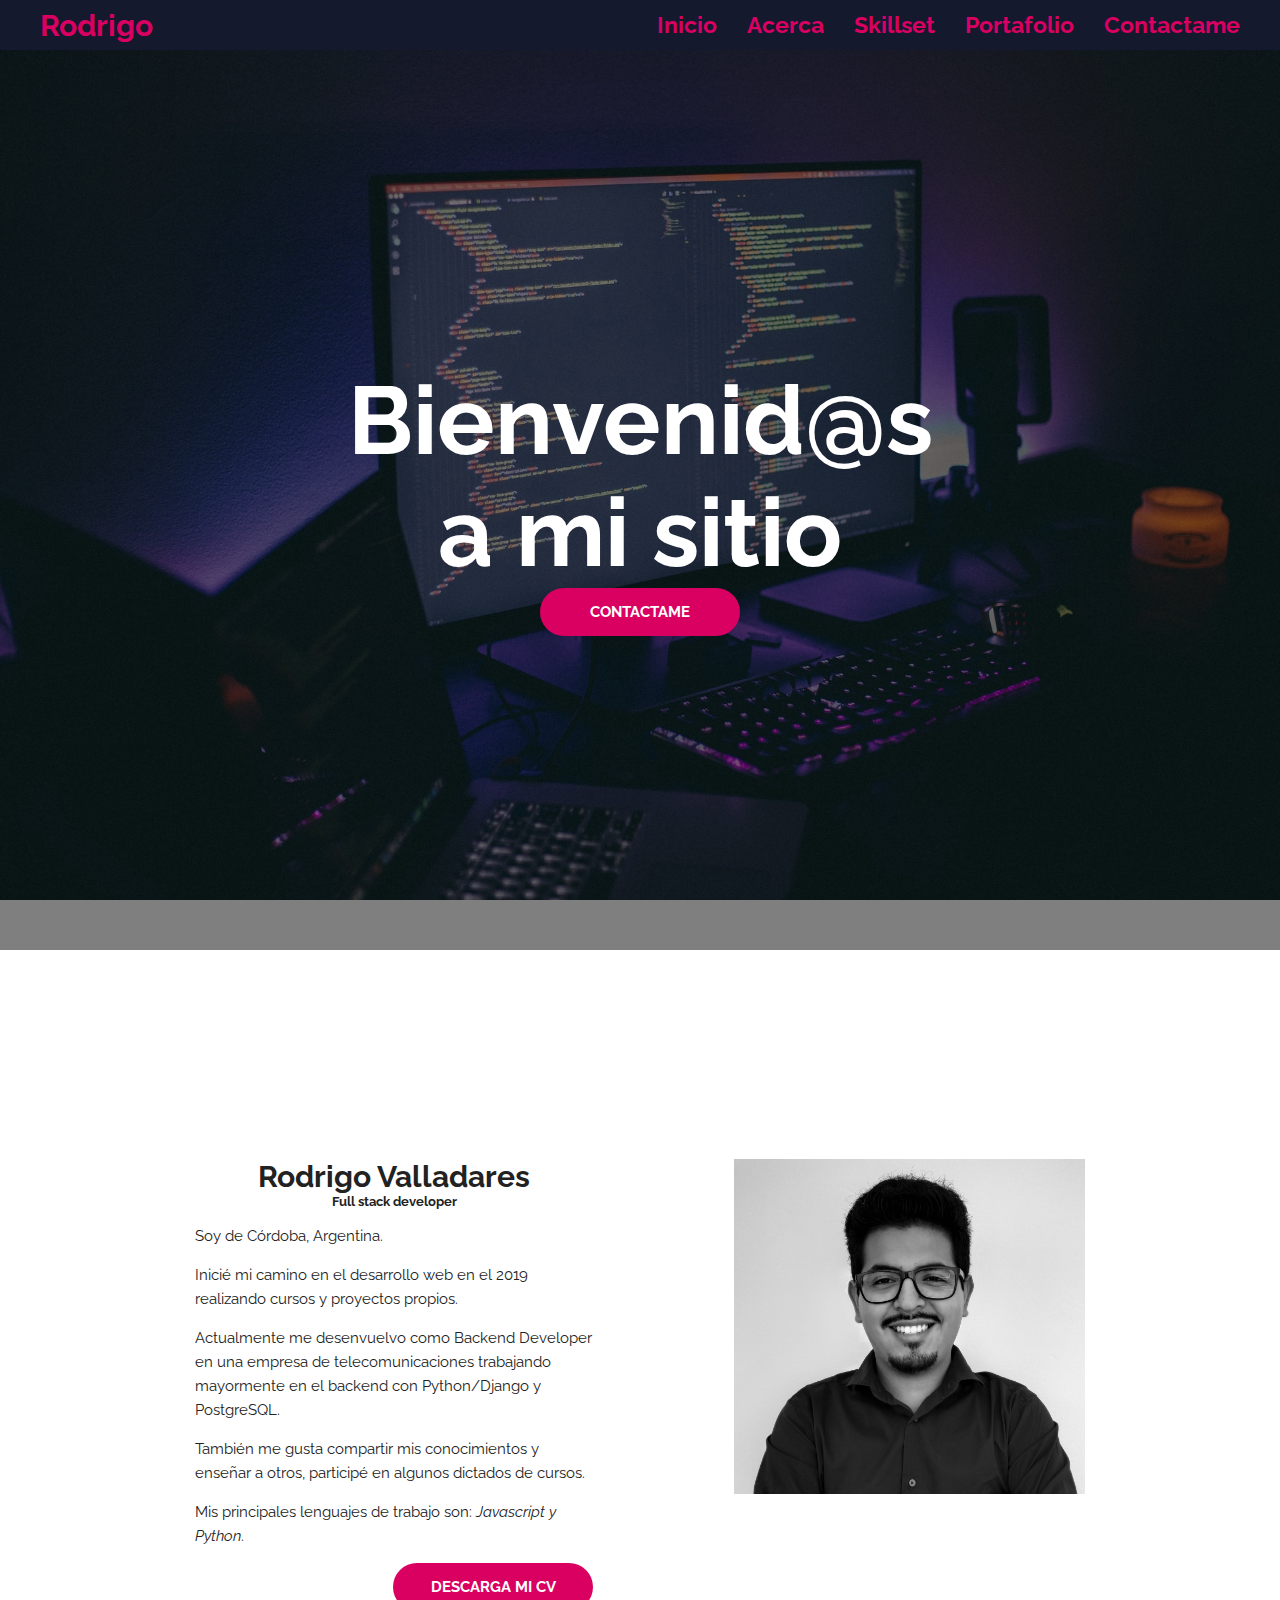
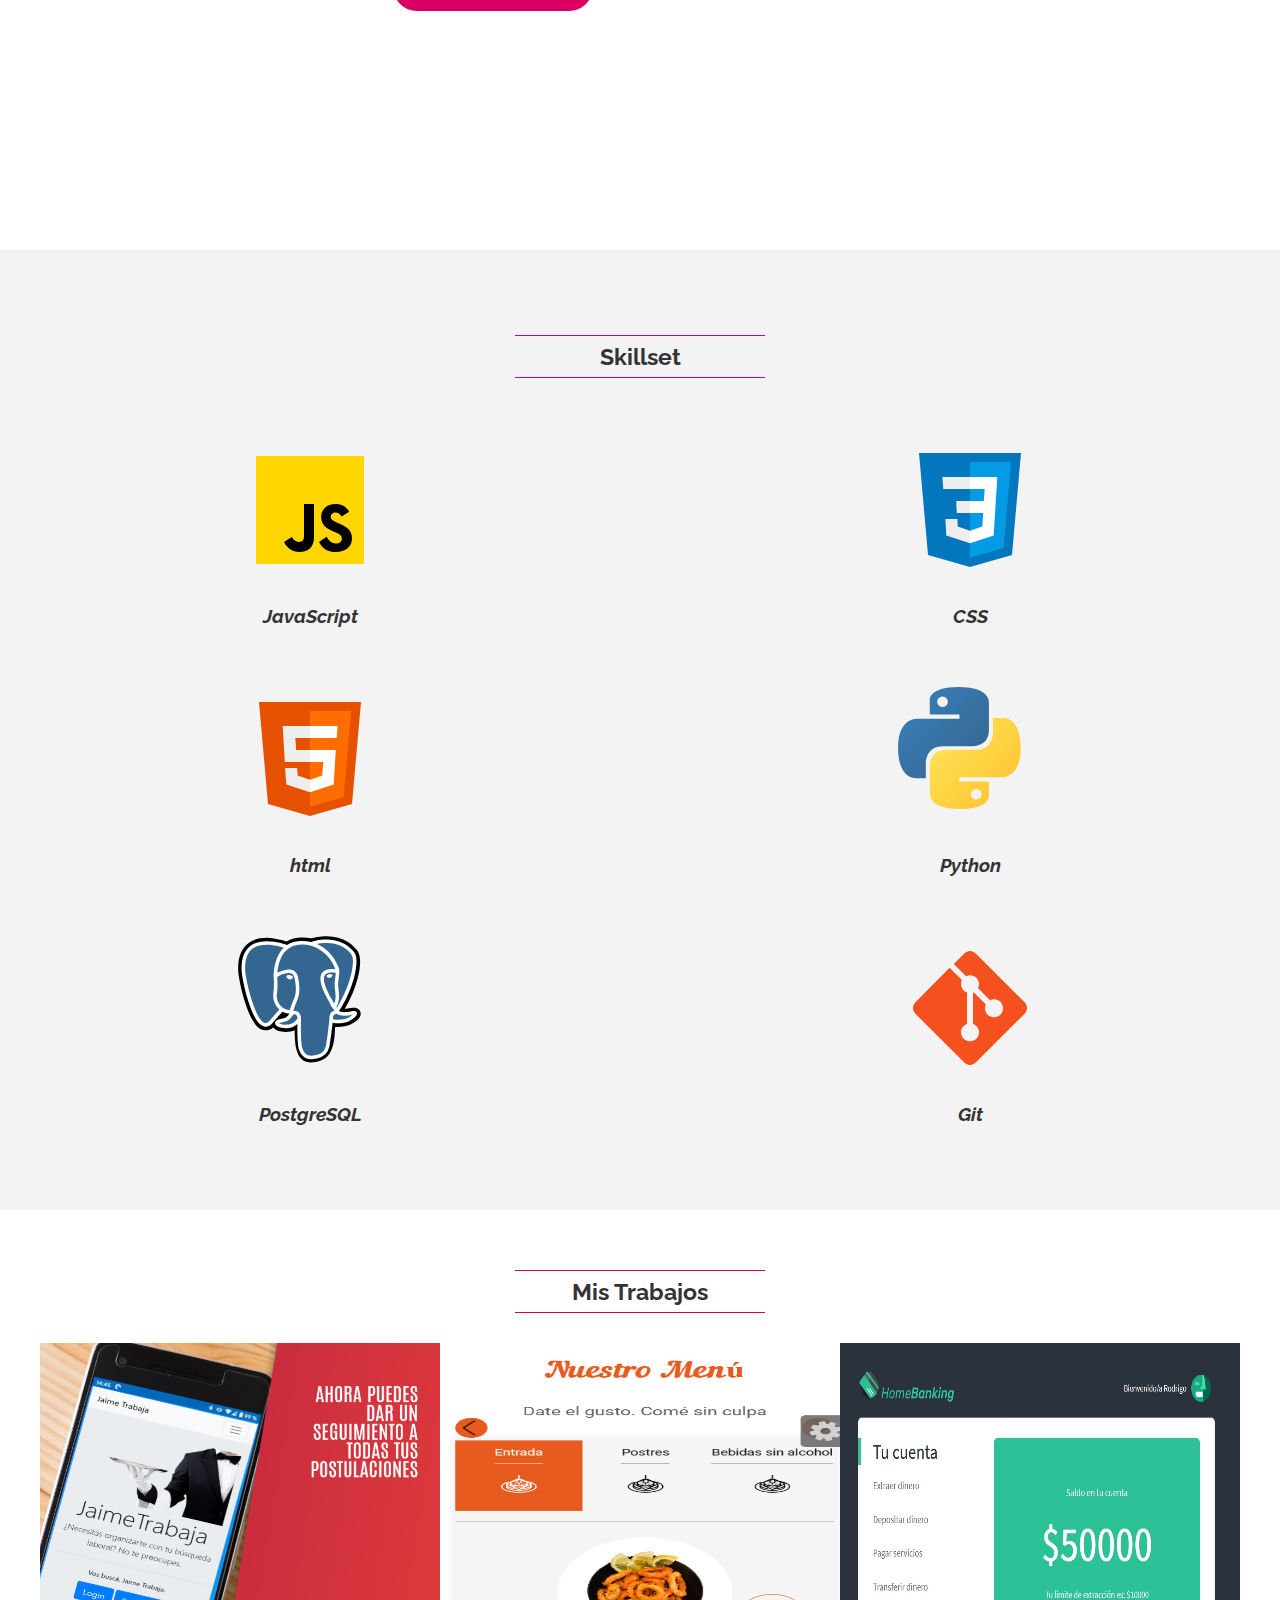
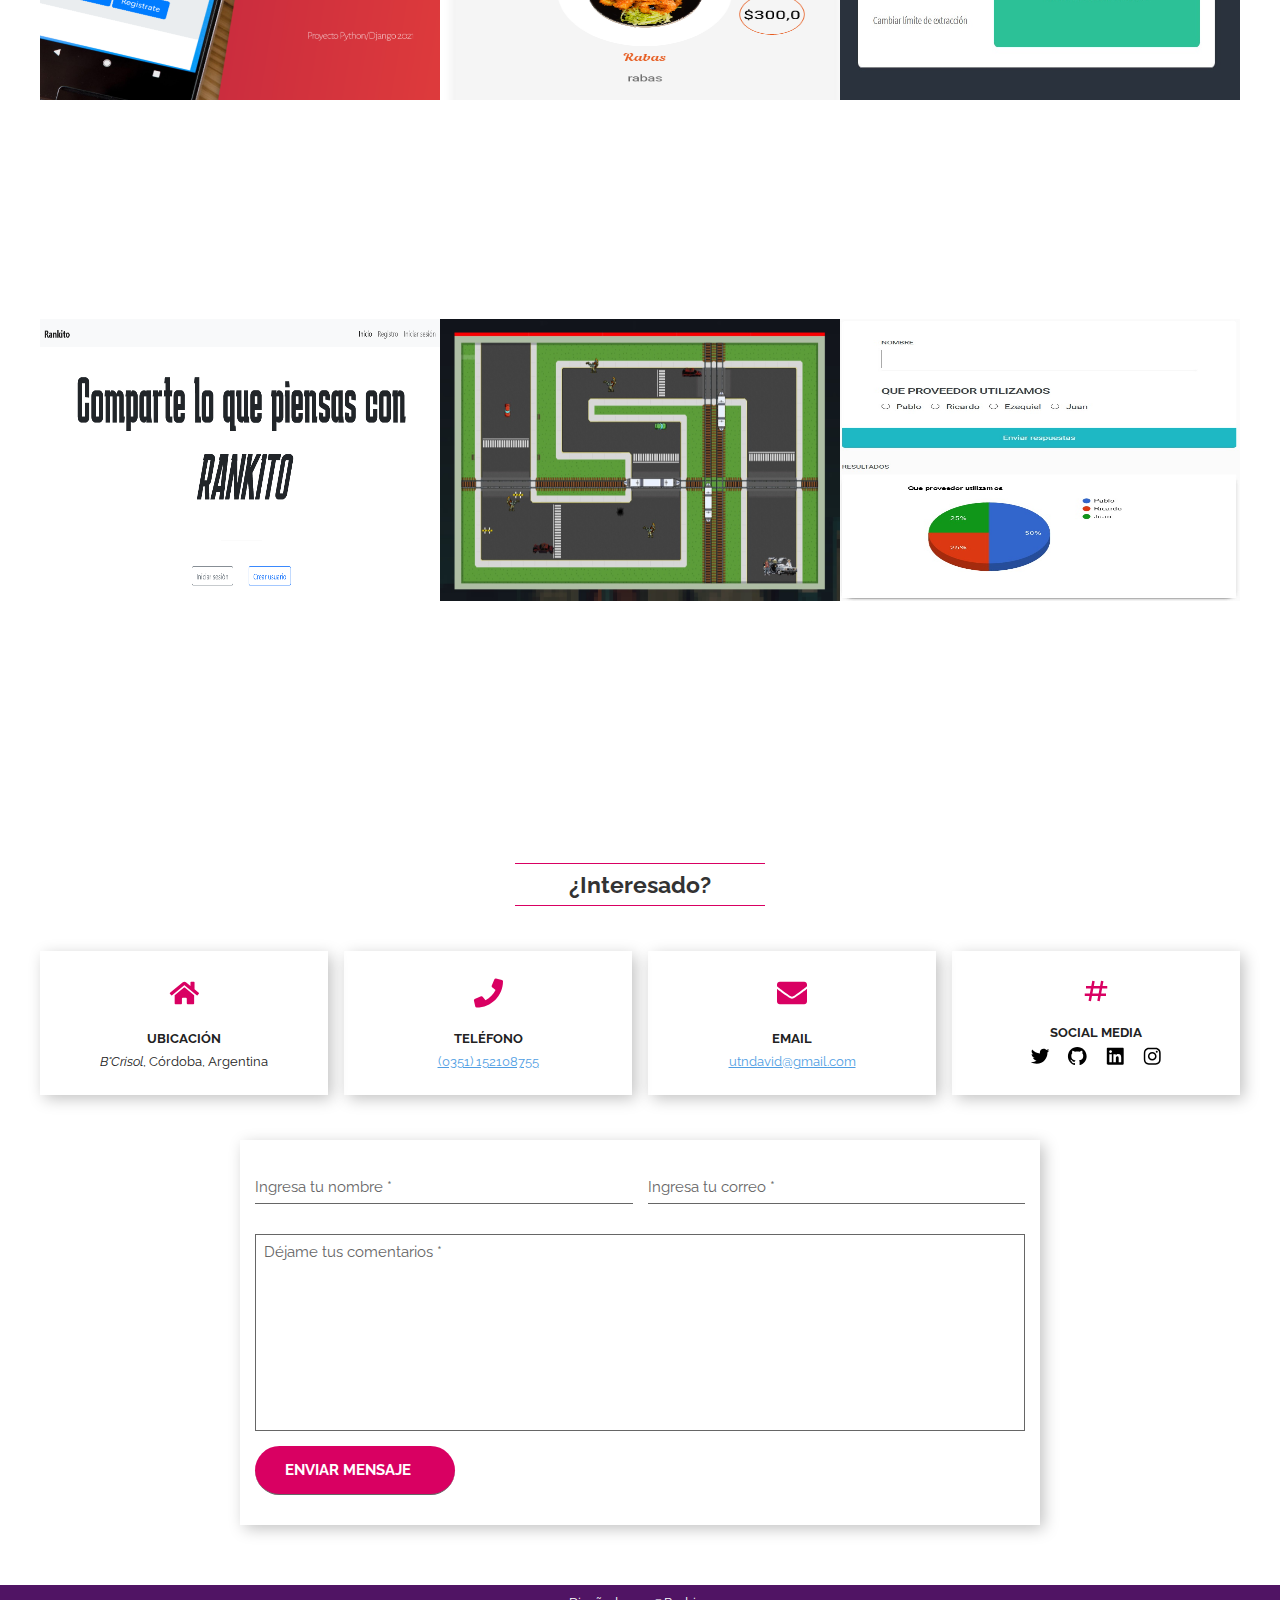
<file: index.html>
<!DOCTYPE html>
<html lang="es">
<head>
    <meta charset="UTF-8">
    <meta name="viewport" content="width=device-width, initial-scale=1.0">
    <title>Rodrigo WEB</title>

    <link rel="preconnect" href="https://fonts.gstatic.com">
    <link href="https://fonts.googleapis.com/css2?family=Raleway:wght@400;700&display=swap" rel="stylesheet">
    <link rel="stylesheet" href="style.css">
</head>
<body>
    <header class="header">
        <section class="container">
            <div class="logo">
                <a href="index.html">Rodrigo</a>
            </div>
            <button class="menu-btn">
                <svg xmlns="http://www.w3.org/2000/svg" width="24" height="24" viewBox="0 0 24 24"><path d="M4 6H20V8H4zM4 11H20V13H4zM4 16H20V18H4z"/></svg>
                <svg class="none" xmlns="http://www.w3.org/2000/svg" width="24" height="24" viewBox="0 0 24 24"><path d="M16.192 6.344L11.949 10.586 7.707 6.344 6.293 7.758 10.535 12 6.293 16.242 7.707 17.656 11.949 13.414 16.192 17.656 17.606 16.242 13.364 12 17.606 7.758z"/></svg>
            </button>

            <nav class="menu">
                <a href="#inicio">Inicio</a>
                <a href="#acerca">Acerca</a>
                <a href="#skillset">Skillset</a>
                <a href="#portafolio">Portafolio</a>
                <a href="#contacto">Contactame</a>
                
            </nav>
        </section>
    </header>

    <section id="inicio" class="home">
        <article class="hero-image" style="--hero-image: url('assets/hero-image-home2.jpg'); --hero-attachment: fixed;">
            <aside class="hero-image-opacity" style="--hero-opacity-color: var(--black-alpha-color">
                <div class="hero-image-content">
                    <h2 class="hero-image-title" style="--hero-text-color:var(--white-color);">Bienvenid@s <br>a mi sitio</h2>

                    <a href="#contacto" class="btn">CONTACTAME</a>
                </div>

            </aside>

        </article>
    </section>
    <section id="acerca" class="about section container full-lg-screen">
        <article class="text-lg-left">
            <aside class="text-center" >
                <h1>Rodrigo Valladares</h1>
                <h5>Full stack developer</h5>
            </aside>
            <p>Soy de Córdoba, Argentina.</p> 
            <p>Inicié mi camino en el desarrollo web en el 2019 realizando cursos y proyectos propios.</p>
            <p>Actualmente me desenvuelvo como Backend Developer en una empresa de telecomunicaciones trabajando mayormente en el backend con Python/Django y PostgreSQL.</p>
            <p>También me gusta compartir mis conocimientos y enseñar a otros, participé en algunos dictados de cursos.</p>
            <p>Mis principales lenguajes de trabajo son: <i>Javascript y Python</i>.</p>

            <div class="text-center text-lg-right">
                <a class="btn" href="assets/CVRodrigoValladares.pdf" target="_blank" rel="noopener">DESCARGA MI CV</a>
            </div>
        </article>

        <article>
            <img class="gray-scale" src="assets/foto-rodrigo.jpg" alt="foto de rodrigo">
        </article>
    </section>
    <section id="skillset" class="skillset section bg-gray-light">
        <div class="container full-lg-screen">
            <h2 class="section-title">Skillset</h2>
            <article class="skill-card">
                <svg xmlns="http://www.w3.org/2000/svg"  viewBox="0 0 48 48" width="144px" height="144px"><path fill="#ffd600" d="M6,42V6h36v36H6z"/><path fill="#000001" d="M29.538 32.947c.692 1.124 1.444 2.201 3.037 2.201 1.338 0 2.04-.665 2.04-1.585 0-1.101-.726-1.492-2.198-2.133l-.807-.344c-2.329-.988-3.878-2.226-3.878-4.841 0-2.41 1.845-4.244 4.728-4.244 2.053 0 3.528.711 4.592 2.573l-2.514 1.607c-.553-.988-1.151-1.377-2.078-1.377-.946 0-1.545.597-1.545 1.377 0 .964.6 1.354 1.985 1.951l.807.344C36.452 29.645 38 30.839 38 33.523 38 36.415 35.716 38 32.65 38c-2.999 0-4.702-1.505-5.65-3.368L29.538 32.947zM17.952 33.029c.506.906 1.275 1.603 2.381 1.603 1.058 0 1.667-.418 1.667-2.043V22h3.333v11.101c0 3.367-1.953 4.899-4.805 4.899-2.577 0-4.437-1.746-5.195-3.368L17.952 33.029z"/></svg>
                <h3><i>JavaScript</i></h3>
            </article>
                
            <article class="skill-card">
                <svg xmlns="http://www.w3.org/2000/svg"  viewBox="0 0 48 48" width="144px" height="144px"><path fill="#0277BD" d="M41,5H7l3,34l14,4l14-4L41,5L41,5z"/><path fill="#039BE5" d="M24 8L24 39.9 35.2 36.7 37.7 8z"/><path fill="#FFF" d="M33.1 13L24 13 24 17 28.9 17 28.6 21 24 21 24 25 28.4 25 28.1 29.5 24 30.9 24 35.1 31.9 32.5 32.6 21 32.6 21z"/><path fill="#EEE" d="M24,13v4h-8.9l-0.3-4H24z M19.4,21l0.2,4H24v-4H19.4z M19.8,27h-4l0.3,5.5l7.9,2.6v-4.2l-4.1-1.4L19.8,27z"/></svg>
                <h3><i>CSS</i></h3>
            </article>
            <article class="skill-card">
                <svg xmlns="http://www.w3.org/2000/svg"  viewBox="0 0 48 48" width="144px" height="144px"><path fill="#E65100" d="M41,5H7l3,34l14,4l14-4L41,5L41,5z"/><path fill="#FF6D00" d="M24 8L24 39.9 35.2 36.7 37.7 8z"/><path fill="#FFF" d="M24,25v-4h8.6l-0.7,11.5L24,35.1v-4.2l4.1-1.4l0.3-4.5H24z M32.9,17l0.3-4H24v4H32.9z"/><path fill="#EEE" d="M24,30.9v4.2l-7.9-2.6L15.7,27h4l0.2,2.5L24,30.9z M19.1,17H24v-4h-9.1l0.7,12H24v-4h-4.6L19.1,17z"/></svg>
                <h3><i>html</i></h3>
            </article>
            <article class="skill-card">
                <svg width="144px" height="144px" viewBox="0 0 300 300" xmlns="http://www.w3.org/2000/svg" preserveAspectRatio="xMinYMin meet"><defs><linearGradient x1="12.959%" y1="12.039%" x2="79.639%" y2="78.201%" id="a"><stop stop-color="#387EB8" offset="0%"/><stop stop-color="#366994" offset="100%"/></linearGradient><linearGradient x1="19.128%" y1="20.579%" x2="90.742%" y2="88.429%" id="b"><stop stop-color="#FFE052" offset="0%"/><stop stop-color="#FFC331" offset="100%"/></linearGradient></defs><path d="M126.916.072c-64.832 0-60.784 28.115-60.784 28.115l.072 29.128h61.868v8.745H41.631S.145 61.355.145 126.77c0 65.417 36.21 63.097 36.21 63.097h21.61v-30.356s-1.165-36.21 35.632-36.21h61.362s34.475.557 34.475-33.319V33.97S194.67.072 126.916.072zM92.802 19.66a11.12 11.12 0 0 1 11.13 11.13 11.12 11.12 0 0 1-11.13 11.13 11.12 11.12 0 0 1-11.13-11.13 11.12 11.12 0 0 1 11.13-11.13z" fill="url(#a)"/><path d="M128.757 254.126c64.832 0 60.784-28.115 60.784-28.115l-.072-29.127H127.6v-8.745h86.441s41.486 4.705 41.486-60.712c0-65.416-36.21-63.096-36.21-63.096h-21.61v30.355s1.165 36.21-35.632 36.21h-61.362s-34.475-.557-34.475 33.32v56.013s-5.235 33.897 62.518 33.897zm34.114-19.586a11.12 11.12 0 0 1-11.13-11.13 11.12 11.12 0 0 1 11.13-11.131 11.12 11.12 0 0 1 11.13 11.13 11.12 11.12 0 0 1-11.13 11.13z" fill="url(#b)"/></svg>
                <h3><i>Python</i></h3>
            </article>
            <article class="skill-card">
                <svg width="144px" height="144px" viewBox="0 0 300 300" xmlns="http://www.w3.org/2000/svg" preserveAspectRatio="xMinYMin meet"><path d="M255.008 158.086c-1.535-4.649-5.556-7.887-10.756-8.664-2.452-.366-5.26-.21-8.583.475-5.792 1.195-10.089 1.65-13.225 1.738 11.837-19.985 21.462-42.775 27.003-64.228 8.96-34.689 4.172-50.492-1.423-57.64C233.217 10.847 211.614.683 185.552.372c-13.903-.17-26.108 2.575-32.475 4.549-5.928-1.046-12.302-1.63-18.99-1.738-12.537-.2-23.614 2.533-33.079 8.15-5.24-1.772-13.65-4.27-23.362-5.864-22.842-3.75-41.252-.828-54.718 8.685C6.622 25.672-.937 45.684.461 73.634c.444 8.874 5.408 35.874 13.224 61.48 4.492 14.718 9.282 26.94 14.237 36.33 7.027 13.315 14.546 21.156 22.987 23.972 4.731 1.576 13.327 2.68 22.368-4.85 1.146 1.388 2.675 2.767 4.704 4.048 2.577 1.625 5.728 2.953 8.875 3.74 11.341 2.835 21.964 2.126 31.027-1.848.056 1.612.099 3.152.135 4.482.06 2.157.12 4.272.199 6.25.537 13.374 1.447 23.773 4.143 31.049.148.4.347 1.01.557 1.657 1.345 4.118 3.594 11.012 9.316 16.411 5.925 5.593 13.092 7.308 19.656 7.308 3.292 0 6.433-.432 9.188-1.022 9.82-2.105 20.973-5.311 29.041-16.799 7.628-10.86 11.336-27.217 12.007-52.99.087-.729.167-1.425.244-2.088l.16-1.362 1.797.158.463.031c10.002.456 22.232-1.665 29.743-5.154 5.935-2.754 24.954-12.795 20.476-26.351"/><path d="M237.906 160.722c-29.74 6.135-31.785-3.934-31.785-3.934 31.4-46.593 44.527-105.736 33.2-120.211-30.904-39.485-84.399-20.811-85.292-20.327l-.287.052c-5.876-1.22-12.451-1.946-19.842-2.067-13.456-.22-23.664 3.528-31.41 9.402 0 0-95.43-39.314-90.991 49.444.944 18.882 27.064 142.873 58.218 105.422 11.387-13.695 22.39-25.274 22.39-25.274 5.464 3.63 12.006 5.482 18.864 4.817l.533-.452c-.166 1.7-.09 3.363.213 5.332-8.026 8.967-5.667 10.541-21.711 13.844-16.235 3.346-6.698 9.302-.471 10.86 7.549 1.887 25.013 4.561 36.813-11.958l-.47 1.885c3.144 2.519 5.352 16.383 4.982 28.952-.37 12.568-.617 21.197 1.86 27.937 2.479 6.74 4.948 21.905 26.04 17.386 17.623-3.777 26.756-13.564 28.027-29.89.901-11.606 2.942-9.89 3.07-20.267l1.637-4.912c1.887-15.733.3-20.809 11.157-18.448l2.64.232c7.99.363 18.45-1.286 24.589-4.139 13.218-6.134 21.058-16.377 8.024-13.686h.002" fill="#336791"/><path d="M108.076 81.525c-2.68-.373-5.107-.028-6.335.902-.69.523-.904 1.129-.962 1.546-.154 1.105.62 2.327 1.096 2.957 1.346 1.784 3.312 3.01 5.258 3.28.282.04.563.058.842.058 3.245 0 6.196-2.527 6.456-4.392.325-2.336-3.066-3.893-6.355-4.35M196.86 81.599c-.256-1.831-3.514-2.353-6.606-1.923-3.088.43-6.082 1.824-5.832 3.659.2 1.427 2.777 3.863 5.827 3.863.258 0 .518-.017.78-.054 2.036-.282 3.53-1.575 4.24-2.32 1.08-1.136 1.706-2.402 1.591-3.225" fill="#FFF"/><path d="M247.802 160.025c-1.134-3.429-4.784-4.532-10.848-3.28-18.005 3.716-24.453 1.142-26.57-.417 13.995-21.32 25.508-47.092 31.719-71.137 2.942-11.39 4.567-21.968 4.7-30.59.147-9.463-1.465-16.417-4.789-20.665-13.402-17.125-33.072-26.311-56.882-26.563-16.369-.184-30.199 4.005-32.88 5.183-5.646-1.404-11.801-2.266-18.502-2.376-12.288-.199-22.91 2.743-31.704 8.74-3.82-1.422-13.692-4.811-25.765-6.756-20.872-3.36-37.458-.814-49.294 7.571-14.123 10.006-20.643 27.892-19.38 53.16.425 8.501 5.269 34.653 12.913 59.698 10.062 32.964 21 51.625 32.508 55.464 1.347.449 2.9.763 4.613.763 4.198 0 9.345-1.892 14.7-8.33a529.832 529.832 0 0 1 20.261-22.926c4.524 2.428 9.494 3.784 14.577 3.92.01.133.023.266.035.398a117.66 117.66 0 0 0-2.57 3.175c-3.522 4.471-4.255 5.402-15.592 7.736-3.225.666-11.79 2.431-11.916 8.435-.136 6.56 10.125 9.315 11.294 9.607 4.074 1.02 7.999 1.523 11.742 1.523 9.103 0 17.114-2.992 23.516-8.781-.197 23.386.778 46.43 3.586 53.451 2.3 5.748 7.918 19.795 25.664 19.794 2.604 0 5.47-.303 8.623-.979 18.521-3.97 26.564-12.156 29.675-30.203 1.665-9.645 4.522-32.676 5.866-45.03 2.836.885 6.487 1.29 10.434 1.289 8.232 0 17.731-1.749 23.688-4.514 6.692-3.108 18.768-10.734 16.578-17.36zm-44.106-83.48c-.061 3.647-.563 6.958-1.095 10.414-.573 3.717-1.165 7.56-1.314 12.225-.147 4.54.42 9.26.968 13.825 1.108 9.22 2.245 18.712-2.156 28.078a36.508 36.508 0 0 1-1.95-4.009c-.547-1.326-1.735-3.456-3.38-6.404-6.399-11.476-21.384-38.35-13.713-49.316 2.285-3.264 8.084-6.62 22.64-4.813zm-17.644-61.787c21.334.471 38.21 8.452 50.158 23.72 9.164 11.711-.927 64.998-30.14 110.969a171.33 171.33 0 0 0-.886-1.117l-.37-.462c7.549-12.467 6.073-24.802 4.759-35.738-.54-4.488-1.05-8.727-.92-12.709.134-4.22.692-7.84 1.232-11.34.663-4.313 1.338-8.776 1.152-14.037.139-.552.195-1.204.122-1.978-.475-5.045-6.235-20.144-17.975-33.81-6.422-7.475-15.787-15.84-28.574-21.482 5.5-1.14 13.021-2.203 21.442-2.016zM66.674 175.778c-5.9 7.094-9.974 5.734-11.314 5.288-8.73-2.912-18.86-21.364-27.791-50.624-7.728-25.318-12.244-50.777-12.602-57.916-1.128-22.578 4.345-38.313 16.268-46.769 19.404-13.76 51.306-5.524 64.125-1.347-.184.182-.376.352-.558.537-21.036 21.244-20.537 57.54-20.485 59.759-.002.856.07 2.068.168 3.735.362 6.105 1.036 17.467-.764 30.334-1.672 11.957 2.014 23.66 10.111 32.109a36.275 36.275 0 0 0 2.617 2.468c-3.604 3.86-11.437 12.396-19.775 22.426zm22.479-29.993c-6.526-6.81-9.49-16.282-8.133-25.99 1.9-13.592 1.199-25.43.822-31.79-.053-.89-.1-1.67-.127-2.285 3.073-2.725 17.314-10.355 27.47-8.028 4.634 1.061 7.458 4.217 8.632 9.645 6.076 28.103.804 39.816-3.432 49.229-.873 1.939-1.698 3.772-2.402 5.668l-.546 1.466c-1.382 3.706-2.668 7.152-3.465 10.424-6.938-.02-13.687-2.984-18.819-8.34zm1.065 37.9c-2.026-.506-3.848-1.385-4.917-2.114.893-.42 2.482-.992 5.238-1.56 13.337-2.745 15.397-4.683 19.895-10.394 1.031-1.31 2.2-2.794 3.819-4.602l.002-.002c2.411-2.7 3.514-2.242 5.514-1.412 1.621.67 3.2 2.702 3.84 4.938.303 1.056.643 3.06-.47 4.62-9.396 13.156-23.088 12.987-32.921 10.526zm69.799 64.952c-16.316 3.496-22.093-4.829-25.9-14.346-2.457-6.144-3.665-33.85-2.808-64.447.011-.407-.047-.8-.159-1.17a15.444 15.444 0 0 0-.456-2.162c-1.274-4.452-4.379-8.176-8.104-9.72-1.48-.613-4.196-1.738-7.46-.903.696-2.868 1.903-6.107 3.212-9.614l.549-1.475c.618-1.663 1.394-3.386 2.214-5.21 4.433-9.848 10.504-23.337 3.915-53.81-2.468-11.414-10.71-16.988-23.204-15.693-7.49.775-14.343 3.797-17.761 5.53-.735.372-1.407.732-2.035 1.082.954-11.5 4.558-32.992 18.04-46.59 8.489-8.56 19.794-12.788 33.568-12.56 27.14.444 44.544 14.372 54.366 25.979 8.464 10.001 13.047 20.076 14.876 25.51-13.755-1.399-23.11 1.316-27.852 8.096-10.317 14.748 5.644 43.372 13.315 57.129 1.407 2.521 2.621 4.7 3.003 5.626 2.498 6.054 5.732 10.096 8.093 13.046.724.904 1.426 1.781 1.96 2.547-4.166 1.201-11.649 3.976-10.967 17.847-.55 6.96-4.461 39.546-6.448 51.059-2.623 15.21-8.22 20.875-23.957 24.25zm68.104-77.936c-4.26 1.977-11.389 3.46-18.161 3.779-7.48.35-11.288-.838-12.184-1.569-.42-8.644 2.797-9.547 6.202-10.503.535-.15 1.057-.297 1.561-.473.313.255.656.508 1.032.756 6.012 3.968 16.735 4.396 31.874 1.271l.166-.033c-2.042 1.909-5.536 4.471-10.49 6.772z" fill="#FFF"/></svg>
                <h3><i>PostgreSQL</i></h3>
            </article>
            <article class="skill-card">
                <svg xmlns="http://www.w3.org/2000/svg"  viewBox="0 0 48 48" width="144px" height="144px"><path fill="#F4511E" d="M42.2,22.1L25.9,5.8C25.4,5.3,24.7,5,24,5c0,0,0,0,0,0c-0.7,0-1.4,0.3-1.9,0.8l-3.5,3.5l4.1,4.1c0.4-0.2,0.8-0.3,1.3-0.3c1.7,0,3,1.3,3,3c0,0.5-0.1,0.9-0.3,1.3l4,4c0.4-0.2,0.8-0.3,1.3-0.3c1.7,0,3,1.3,3,3s-1.3,3-3,3c-1.7,0-3-1.3-3-3c0-0.5,0.1-0.9,0.3-1.3l-4-4c-0.1,0-0.2,0.1-0.3,0.1v10.4c1.2,0.4,2,1.5,2,2.8c0,1.7-1.3,3-3,3s-3-1.3-3-3c0-1.3,0.8-2.4,2-2.8V18.8c-1.2-0.4-2-1.5-2-2.8c0-0.5,0.1-0.9,0.3-1.3l-4.1-4.1L5.8,22.1C5.3,22.6,5,23.3,5,24c0,0.7,0.3,1.4,0.8,1.9l16.3,16.3c0,0,0,0,0,0c0.5,0.5,1.2,0.8,1.9,0.8s1.4-0.3,1.9-0.8l16.3-16.3c0.5-0.5,0.8-1.2,0.8-1.9C43,23.3,42.7,22.6,42.2,22.1z"/></svg>
                <h3><i>Git</i></h3>
            </article>
            
        </div>
    </section>
    <section id="portafolio" class="portfolio section">
        <div class="container">
            <h2 class="section-title">Mis Trabajos</h2>

            <a href="https://jaime-trabaja.herokuapp.com/" target="_blank" rel="noopener" class="portfolio-card">
              <img src="assets/portada-jaime.png" alt="jaime-app">
              <aside class="portfolio-card-info">
                  <div>
                      <h3>Jaime trabaja</h3>
                      <p>Jaime trabaja es una web que permite a los usuario organizar sus busquedas laborales permitiendo realizar un seguimiento de sus postulación. <br> Desarrollado con Python</p>
                  </div>
              </aside>
            </a>  
            
            
            <a href="https://agile-resto-dev.herokuapp.com/" target="_blank" rel="noopener" class="portfolio-card">
              <img src="assets/portada-resto.png" alt="resto-app">
              <aside class="portfolio-card-info">
                  <div>
                      <h3>Menú Resto </h3>
                      <p> Esta web permite al dueño del local tener una carta online donde puede mantener sus productos y precio actualizados<br> Desarrollado con Python</p>
                  </div>
              </aside>
            </a>  

            <a href="https://rodri-valladares.github.io/TransaccionesBanking/" target="_blank" rel="noopener"  class="portfolio-card">
            <img src="assets/portfolio-1.jpg" alt="Trabajo 1">
            <aside class="portfolio-card-info">
                <div>
                    <h3>Transacciones Banking</h3>
                    <p>Proyecto realizado para Acámica. Consiste en simular un HomeBanking donde el usuario de la aplicación puede ver el saldo de su cuenta y simular acciones como extracción, depósito y transferencias de dinero o pago de servicios. </p>
                </div>
            </aside>
            </a>

            <a href="https://rankito-21q1.herokuapp.com/" target="_blank" rel="noopener" class="portfolio-card">
              <img src="assets/portada-rankito.png" alt="resto-app">
              <aside class="portfolio-card-info">
                  <div>
                      <h3>Rankito </h3>
                      <p> Rankito permite a sus usuarios compartir sus opiniones y darle like a las opiniones del resto<br> Desarrollado con Python/Flask</p>
                  </div>
              </aside>
            </a>  

            <a href="https://rodri-valladares.github.io/juego-zombie/" target="_blank" rel="noopener" class="portfolio-card">
                <img src="assets/portfolio-2.jpg" alt="Trabajo 2">
                <aside class="portfolio-card-info">
                    <div>
                        <h3>Juego Zombie</h3>
                        <p>El proyecto trata de un juego interactivo donde el jugador tiene que avanzar moviendo el personaje con las flechas del teclado. Se pone en practica concepto de OBJETOS EN JAVASCRIPT. </p>
                    </div>
                </aside>
            </a>
            <a href="https://rodri-valladares.github.io/encuestados/" target="_blank" rel="noopener" class="portfolio-card">
                <img src="assets/portfolio-3.jpg" alt="Trabajo 3">
                <aside class="portfolio-card-info">
                    <div>
                        <h3>Encuestados</h3>
                        <p>En esta página se pueden generar preguntas con sus respectivas opciones. Desde otra vista los usuarios podrán votar. Finalmente se genera un grafico de torta con los porcentajes de votación</p>
                    </div>
                </aside>
            </a>
                      

        </div>
    </section>

    <section id="contacto" class="contact section">
        <div class="container">
          <h2 class="section-title">¿Interesado?</h2>
          <article class="contact-cards">
            <aside class="contact-card box-shadow-1">
              <svg width="37" height="28" viewBox="0 0 37 28" fill="none" xmlns="http://www.w3.org/2000/svg">
                <path
                  d="M18.5 7.3125L7 16.8125V27C7 27.5625 7.4375 28 8 28H15C15.5 28 15.9375 27.5625 15.9375 27V21C15.9375 20.5 16.4375 20 16.9375 20H20.9375C21.5 20 21.9375 20.5 21.9375 21V27C21.9375 27.5625 22.4375 28 22.9375 28H30C30.5 28 31 27.5625 31 27V16.75L19.4375 7.3125C19.3125 7.1875 19.125 7.125 19 7.125C18.8125 7.125 18.625 7.1875 18.5 7.3125ZM36.6875 13.75L31.5 9.4375V0.8125C31.5 0.375 31.125 0.0625 30.75 0.0625H27.25C26.8125 0.0625 26.5 0.375 26.5 0.8125V5.3125L20.875 0.6875C20.375 0.3125 19.6875 0.0625 19 0.0625C18.25 0.0625 17.5625 0.3125 17.0625 0.6875L1.25 13.75C1.0625 13.875 0.9375 14.125 0.9375 14.3125C0.9375 14.5 1.0625 14.6875 1.125 14.8125L2.75 16.75C2.875 16.9375 3.0625 17 3.3125 17C3.5 17 3.6875 16.9375 3.8125 16.8125L18.5 4.75C18.625 4.625 18.8125 4.5625 19 4.5625C19.125 4.5625 19.3125 4.625 19.4375 4.75L34.125 16.8125C34.25 16.9375 34.4375 17 34.625 17C34.875 17 35.0625 16.9375 35.1875 16.75L36.8125 14.8125C36.9375 14.6875 37 14.5 37 14.3125C37 14.125 36.875 13.875 36.6875 13.75Z"
                  fill="#D90062" />
              </svg>
              <h5>UBICACIÓN</h5>
              <small><i>B°Crisol</i>, Córdoba, Argentina</small>
            </aside>
            <aside class="contact-card box-shadow-1">
              <svg width="33" height="32" viewBox="0 0 33 32" fill="none" xmlns="http://www.w3.org/2000/svg">
                <path
                  d="M31.8125 1.5625L25.3125 0.0625C24.625 -0.125 23.875 0.25 23.5625 0.9375L20.5625 7.9375C20.3125 8.5625 20.5 9.25 21 9.6875L24.8125 12.8125C22.5625 17.5625 18.625 21.5625 13.75 23.875L10.625 20.0625C10.1875 19.5625 9.5 19.375 8.875 19.625L1.875 22.625C1.1875 22.9375 0.875 23.6875 1 24.375L2.5 30.875C2.6875 31.5625 3.25 32 4 32C20 32 33 19.0625 33 3C33 2.3125 32.5 1.75 31.8125 1.5625Z"
                  fill="#D90062" />
              </svg>
              <h5>TELÉFONO</h5>
              <small><a href="tel:3512108755">(0351) 152108755</a></small>
            </aside>
            <aside class="contact-card box-shadow-1">
              <svg width="32" height="24" viewBox="0 0 32 24" fill="none" xmlns="http://www.w3.org/2000/svg">
                <path
                  d="M31.375 7.9375C29.9375 9.0625 28.125 10.4375 21.75 15.0625C20.5 16 18.1875 18.0625 16 18.0625C13.75 18.0625 11.5 16 10.1875 15.0625C3.8125 10.4375 2 9.0625 0.5625 7.9375C0.3125 7.75 0 7.9375 0 8.25V21C0 22.6875 1.3125 24 3 24H29C30.625 24 32 22.6875 32 21V8.25C32 7.9375 31.625 7.75 31.375 7.9375ZM16 16C17.4375 16.0625 19.5 14.1875 20.5625 13.4375C28.875 7.4375 29.5 6.875 31.375 5.375C31.75 5.125 32 4.6875 32 4.1875V3C32 1.375 30.625 0 29 0H3C1.3125 0 0 1.375 0 3V4.1875C0 4.6875 0.1875 5.125 0.5625 5.375C2.4375 6.875 3.0625 7.4375 11.375 13.4375C12.4375 14.1875 14.5 16.0625 16 16Z"
                  fill="#D90062" />
              </svg>
              <h5>EMAIL</h5>
              <small><a href="mailto:utndavid@gmail.com">utndavid@gmail.com</a></small>
            </aside>
            <aside class="contact-card box-shadow-1">
              <svg xmlns="http://www.w3.org/2000/svg" width="24" height="24" viewBox="0 0 24 24">
                <path
                  d="M16.018,3.815L15.232,8h-4.966l0.716-3.815L9.018,3.815L8.232,8H4v2h3.857l-0.751,4H3v2h3.731l-0.714,3.805l1.965,0.369 L8.766,16h4.966l-0.714,3.805l1.965,0.369L15.766,16H20v-2h-3.859l0.751-4H21V8h-3.733l0.716-3.815L16.018,3.815z M14.106,14H9.141 l0.751-4h4.966L14.106,14z" />
              </svg>
              <h5>SOCIAL MEDIA</h5>
              <small class="social-media">
                
                <a href="https://twitter.com/" target="_blank" rel="noopener">
                  <svg xmlns="http://www.w3.org/2000/svg" width="24" height="24" viewBox="0 0 24 24">
                    <path
                      d="M19.633,7.997c0.013,0.175,0.013,0.349,0.013,0.523c0,5.325-4.053,11.461-11.46,11.461c-2.282,0-4.402-0.661-6.186-1.809	c0.324,0.037,0.636,0.05,0.973,0.05c1.883,0,3.616-0.636,5.001-1.721c-1.771-0.037-3.255-1.197-3.767-2.793	c0.249,0.037,0.499,0.062,0.761,0.062c0.361,0,0.724-0.05,1.061-0.137c-1.847-0.374-3.23-1.995-3.23-3.953v-0.05	c0.537,0.299,1.16,0.486,1.82,0.511C3.534,9.419,2.823,8.184,2.823,6.787c0-0.748,0.199-1.434,0.548-2.032	c1.983,2.443,4.964,4.04,8.306,4.215c-0.062-0.3-0.1-0.611-0.1-0.923c0-2.22,1.796-4.028,4.028-4.028	c1.16,0,2.207,0.486,2.943,1.272c0.91-0.175,1.782-0.512,2.556-0.973c-0.299,0.935-0.936,1.721-1.771,2.22	c0.811-0.088,1.597-0.312,2.319-0.624C21.104,6.712,20.419,7.423,19.633,7.997z" />
                  </svg>
                </a>
                <a href="https://github.com/rodri-valladares" target="_blank" rel="noopener">
                  <svg xmlns="http://www.w3.org/2000/svg" width="24" height="24" viewBox="0 0 24 24">
                    <path fill-rule="evenodd" clip-rule="evenodd"
                      d="M12.026,2c-5.509,0-9.974,4.465-9.974,9.974c0,4.406,2.857,8.145,6.821,9.465	c0.499,0.09,0.679-0.217,0.679-0.481c0-0.237-0.008-0.865-0.011-1.696c-2.775,0.602-3.361-1.338-3.361-1.338	c-0.452-1.152-1.107-1.459-1.107-1.459c-0.905-0.619,0.069-0.605,0.069-0.605c1.002,0.07,1.527,1.028,1.527,1.028	c0.89,1.524,2.336,1.084,2.902,0.829c0.091-0.645,0.351-1.085,0.635-1.334c-2.214-0.251-4.542-1.107-4.542-4.93	c0-1.087,0.389-1.979,1.024-2.675c-0.101-0.253-0.446-1.268,0.099-2.64c0,0,0.837-0.269,2.742,1.021	c0.798-0.221,1.649-0.332,2.496-0.336c0.849,0.004,1.701,0.115,2.496,0.336c1.906-1.291,2.742-1.021,2.742-1.021	c0.545,1.372,0.203,2.387,0.099,2.64c0.64,0.696,1.024,1.587,1.024,2.675c0,3.833-2.33,4.675-4.552,4.922	c0.355,0.308,0.675,0.916,0.675,1.846c0,1.334-0.012,2.41-0.012,2.737c0,0.267,0.178,0.577,0.687,0.479	C19.146,20.115,22,16.379,22,11.974C22,6.465,17.535,2,12.026,2z" />
                  </svg>
                </a>
                <a href="http://linkedin.com/in/rodrigo-valladares-080344185" target="_blank" rel="noopener">
                  <svg xmlns="http://www.w3.org/2000/svg" width="24" height="24" viewBox="0 0 24 24">
                    <path
                      d="M20,3H4C3.447,3,3,3.448,3,4v16c0,0.552,0.447,1,1,1h16c0.553,0,1-0.448,1-1V4C21,3.448,20.553,3,20,3z M8.339,18.337H5.667	v-8.59h2.672V18.337z M7.003,8.574c-0.856,0-1.548-0.694-1.548-1.548s0.691-1.548,1.548-1.548c0.854,0,1.548,0.693,1.548,1.548	S7.857,8.574,7.003,8.574z M18.338,18.337h-2.669V14.16c0-0.996-0.018-2.277-1.388-2.277c-1.39,0-1.601,1.086-1.601,2.207v4.248	h-2.667v-8.59h2.56v1.174h0.037c0.355-0.675,1.227-1.387,2.524-1.387c2.704,0,3.203,1.778,3.203,4.092V18.337z" />
                  </svg>
                </a>
                <a href="https://www.instagram.com/rodricoder/" target="_blank" rel="noopener">
                  <svg xmlns="http://www.w3.org/2000/svg" width="24" height="24" viewBox="0 0 24 24">
                    <path
                      d="M11.999,7.377c-2.554,0-4.623,2.07-4.623,4.623c0,2.554,2.069,4.624,4.623,4.624c2.552,0,4.623-2.07,4.623-4.624	C16.622,9.447,14.551,7.377,11.999,7.377L11.999,7.377z M11.999,15.004c-1.659,0-3.004-1.345-3.004-3.003	c0-1.659,1.345-3.003,3.004-3.003s3.002,1.344,3.002,3.003C15.001,13.659,13.658,15.004,11.999,15.004L11.999,15.004z" />
                    <circle cx="16.806" cy="7.207" r="1.078" />
                    <path
                      d="M20.533,6.111c-0.469-1.209-1.424-2.165-2.633-2.632c-0.699-0.263-1.438-0.404-2.186-0.42	c-0.963-0.042-1.268-0.054-3.71-0.054s-2.755,0-3.71,0.054C7.548,3.074,6.809,3.215,6.11,3.479C4.9,3.946,3.945,4.902,3.477,6.111	c-0.263,0.7-0.404,1.438-0.419,2.186c-0.043,0.962-0.056,1.267-0.056,3.71c0,2.442,0,2.753,0.056,3.71	c0.015,0.748,0.156,1.486,0.419,2.187c0.469,1.208,1.424,2.164,2.634,2.632c0.696,0.272,1.435,0.426,2.185,0.45	c0.963,0.042,1.268,0.055,3.71,0.055s2.755,0,3.71-0.055c0.747-0.015,1.486-0.157,2.186-0.419c1.209-0.469,2.164-1.424,2.633-2.633	c0.263-0.7,0.404-1.438,0.419-2.186c0.043-0.962,0.056-1.267,0.056-3.71s0-2.753-0.056-3.71C20.941,7.57,20.801,6.819,20.533,6.111z M19.315,15.643c-0.007,0.576-0.111,1.147-0.311,1.688c-0.305,0.787-0.926,1.409-1.712,1.711c-0.535,0.199-1.099,0.303-1.67,0.311	c-0.95,0.044-1.218,0.055-3.654,0.055c-2.438,0-2.687,0-3.655-0.055c-0.569-0.007-1.135-0.112-1.669-0.311	c-0.789-0.301-1.414-0.923-1.719-1.711c-0.196-0.534-0.302-1.099-0.311-1.669c-0.043-0.95-0.053-1.218-0.053-3.654	c0-2.437,0-2.686,0.053-3.655c0.007-0.576,0.111-1.146,0.311-1.687c0.305-0.789,0.93-1.41,1.719-1.712	c0.534-0.198,1.1-0.303,1.669-0.311c0.951-0.043,1.218-0.055,3.655-0.055c2.437,0,2.687,0,3.654,0.055	c0.571,0.007,1.135,0.112,1.67,0.311c0.786,0.303,1.407,0.925,1.712,1.712c0.196,0.534,0.302,1.099,0.311,1.669	c0.043,0.951,0.054,1.218,0.054,3.655c0,2.436,0,2.698-0.043,3.654H19.315z" />
                  </svg>
                </a>
              </small>
            </aside>
          </article>
          <form class="contact-form box-shadow-1">
            <input type="text" name="name" placeholder="Ingresa tu nombre *"
              title="Nombre sólo acepta letras y espacios en blanco" pattern="^[A-Za-zÑñÁáÉéÍíÓóÚúÜü\s]+$" required>
            <input type="email" name="email" placeholder="Ingresa tu correo *" title="Email incorrecto"
              pattern="^[a-z0-9]+(\.[_a-z0-9]+)*@[a-z0-9-]+(\.[a-z0-9-]+)*(\.[a-z]{2,15})$" required>
            <textarea name="comments" cols="50" rows="10" placeholder="Déjame tus comentarios *" required></textarea>
            <div class="contact-form-loader text-center none">
              <img src=" assets/loader.svg" alt="Enviando...">
            </div>
            <input class="btn" type="submit" value="ENVIAR MENSAJE">
          </form>
          <article id="gracias" class="modal">
            <div class="modal-content">
              <article class="contact-form-response">
                <h3>
                  ¡Muchas Gracias!
                  <br>
                  Por tus comentarios
                </h3>
                <svg xmlns="http://www.w3.org/2000/svg" width="24" height="24" viewBox="0 0 24 24">
                  <path d="M12,18c4,0,5-4,5-4H7C7,14,8,18,12,18z" />
                  <path
                    d="M12,2C6.486,2,2,6.486,2,12c0,5.514,4.486,10,10,10s10-4.486,10-10C22,6.486,17.514,2,12,2z M12,20c-4.411,0-8-3.589-8-8 s3.589-8,8-8s8,3.589,8,8S16.411,20,12,20z" />
                  <path
                    d="M13 12l2 .012C15.012 11.55 15.194 11 16 11s.988.55 1 1h2c0-1.206-.799-3-3-3S13 10.794 13 12zM8 11c.806 0 .988.55 1 1h2c0-1.206-.799-3-3-3s-3 1.794-3 3l2 .012C7.012 11.55 7.194 11 8 11z" />
                </svg>
              </article>
            </div>
          </article>
        </div>
      </section>

    <footer class="footer">
        <small>Diseñado por @Rodrigo</small>
    </footer>
    <script src="script.js"></script>
</body>
</html>
</file>
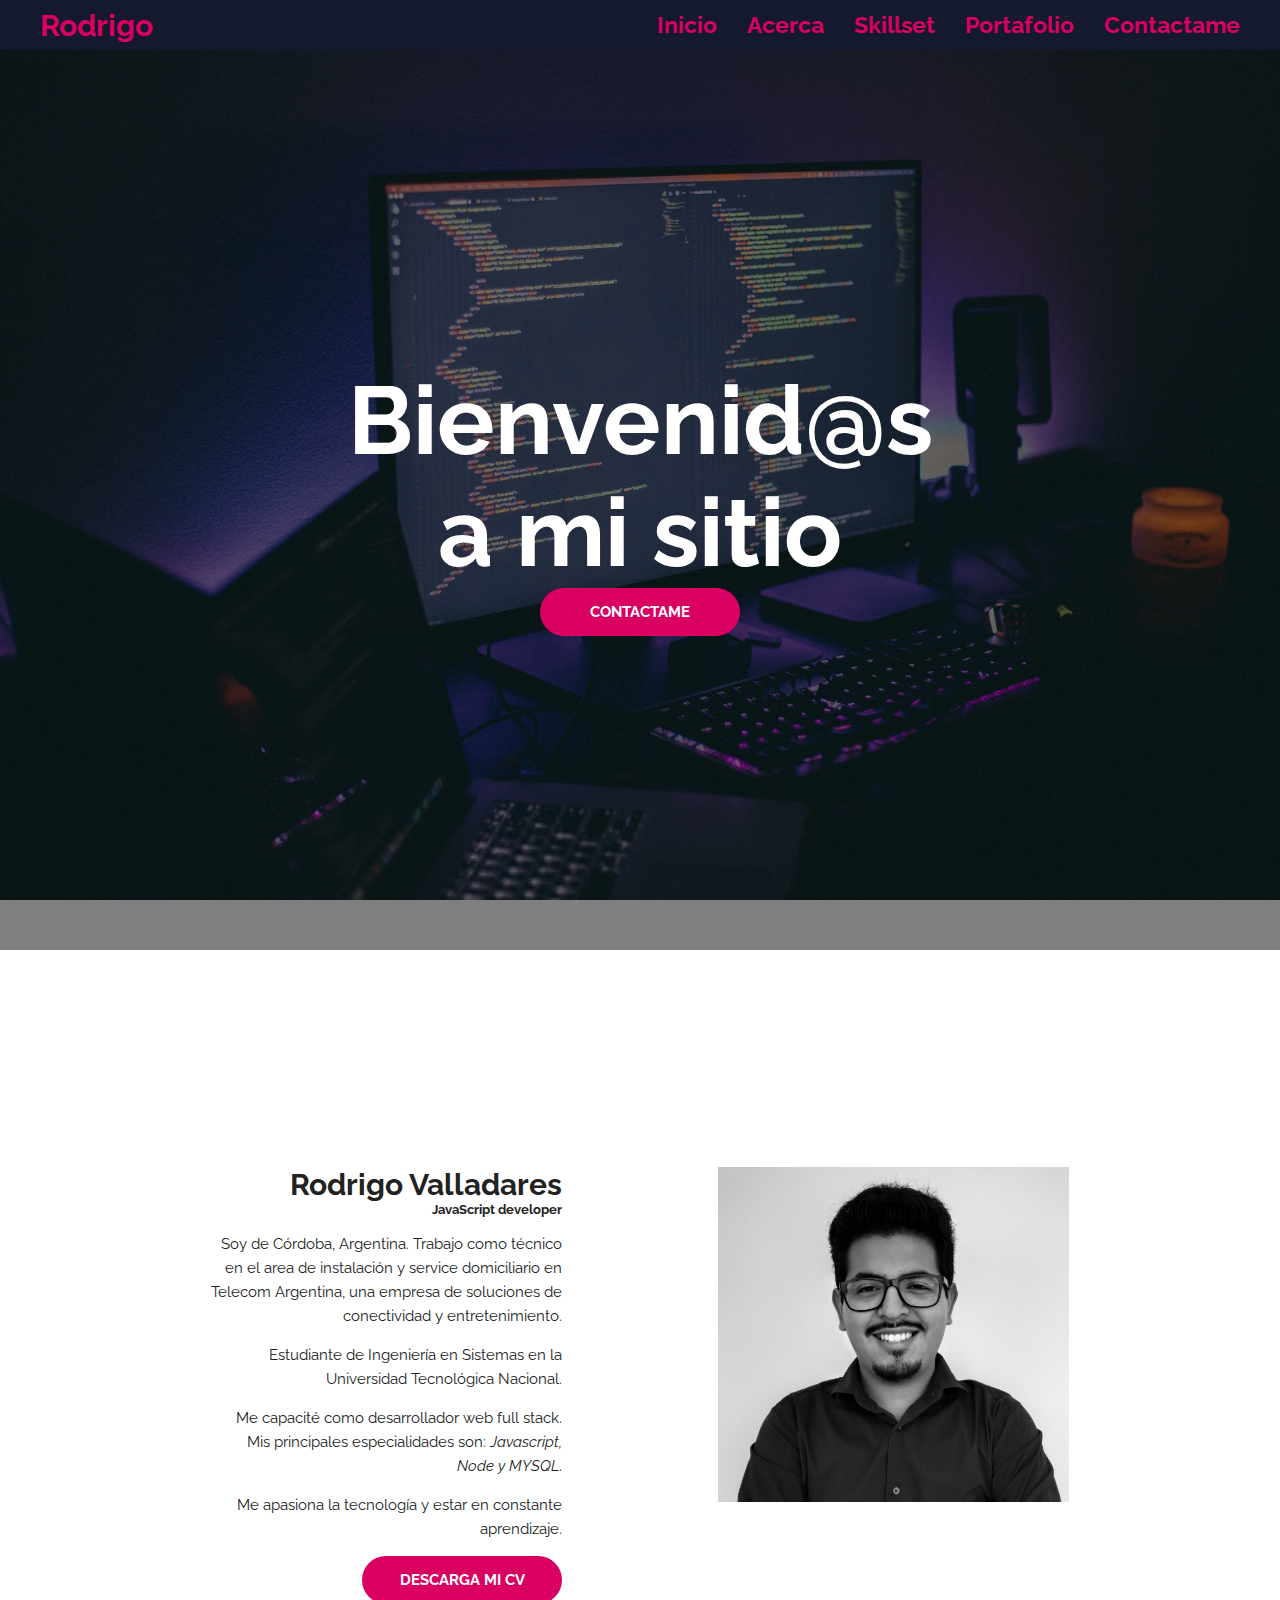
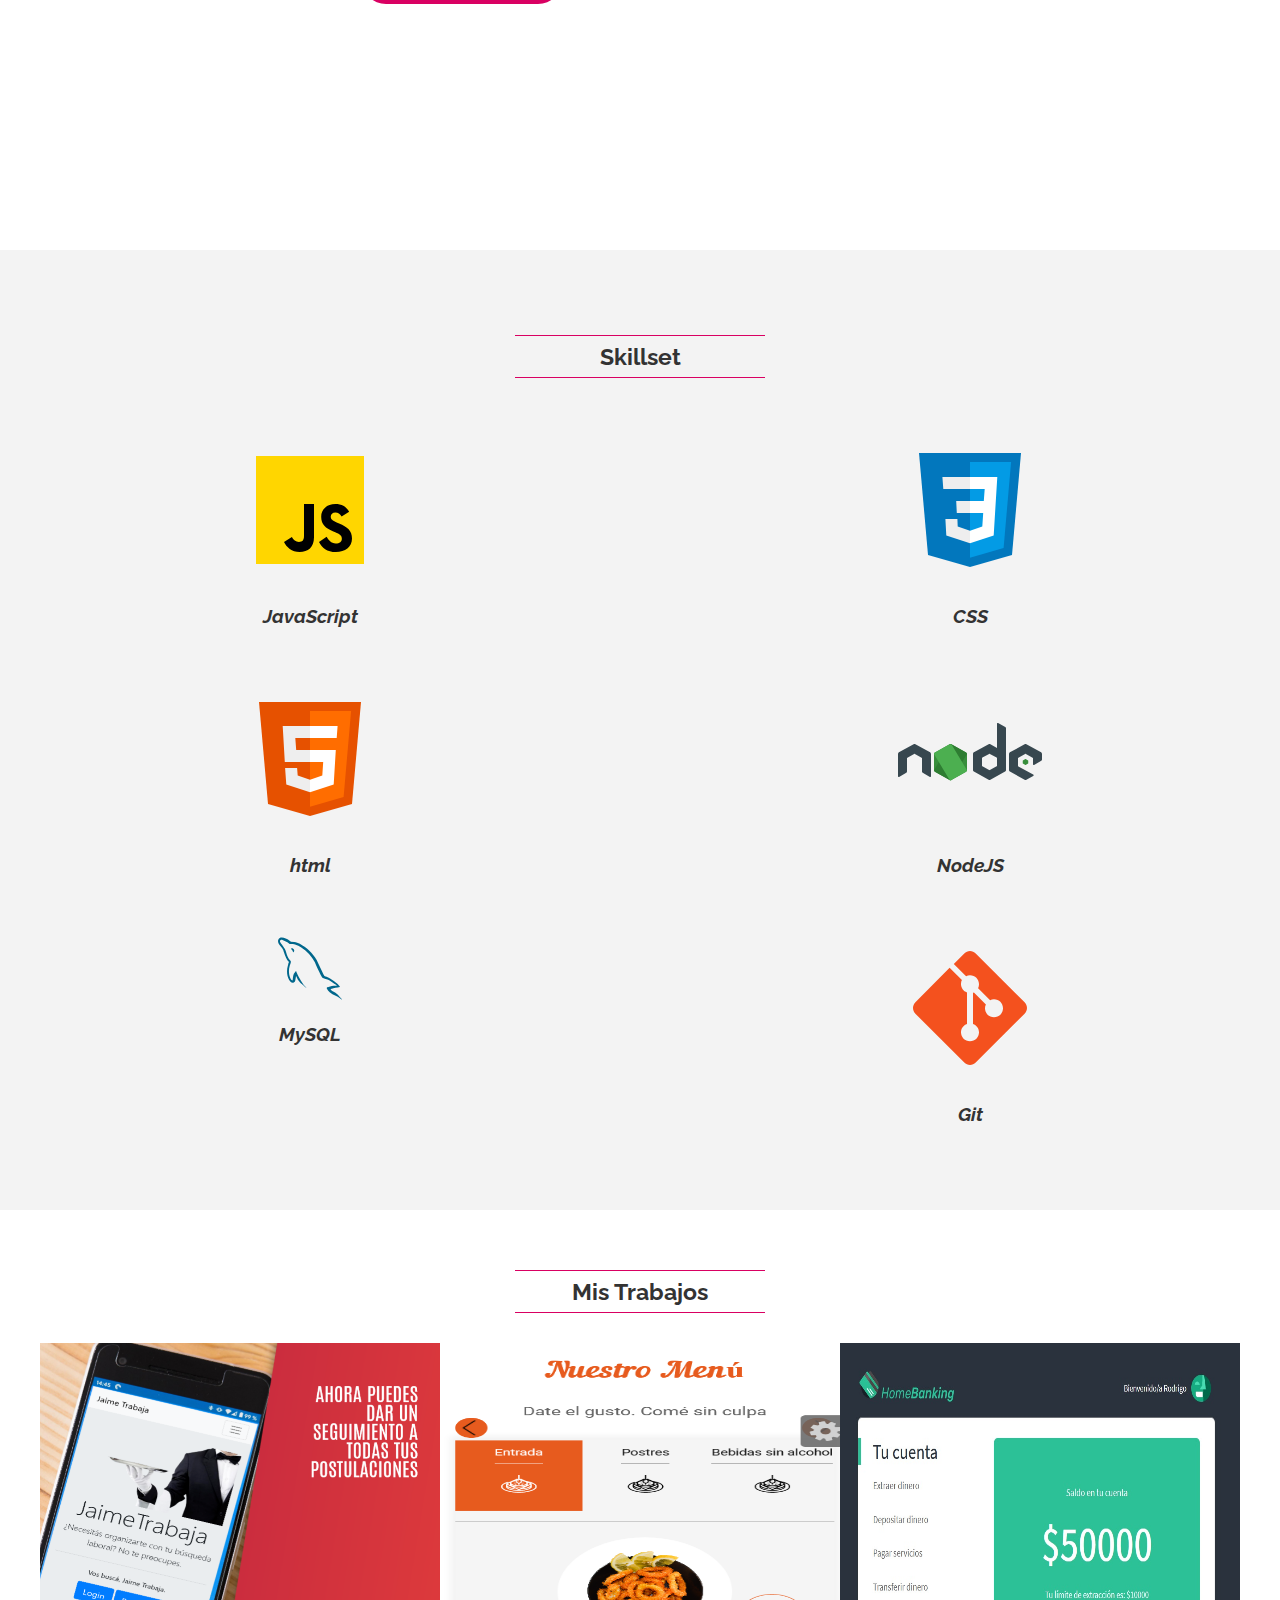
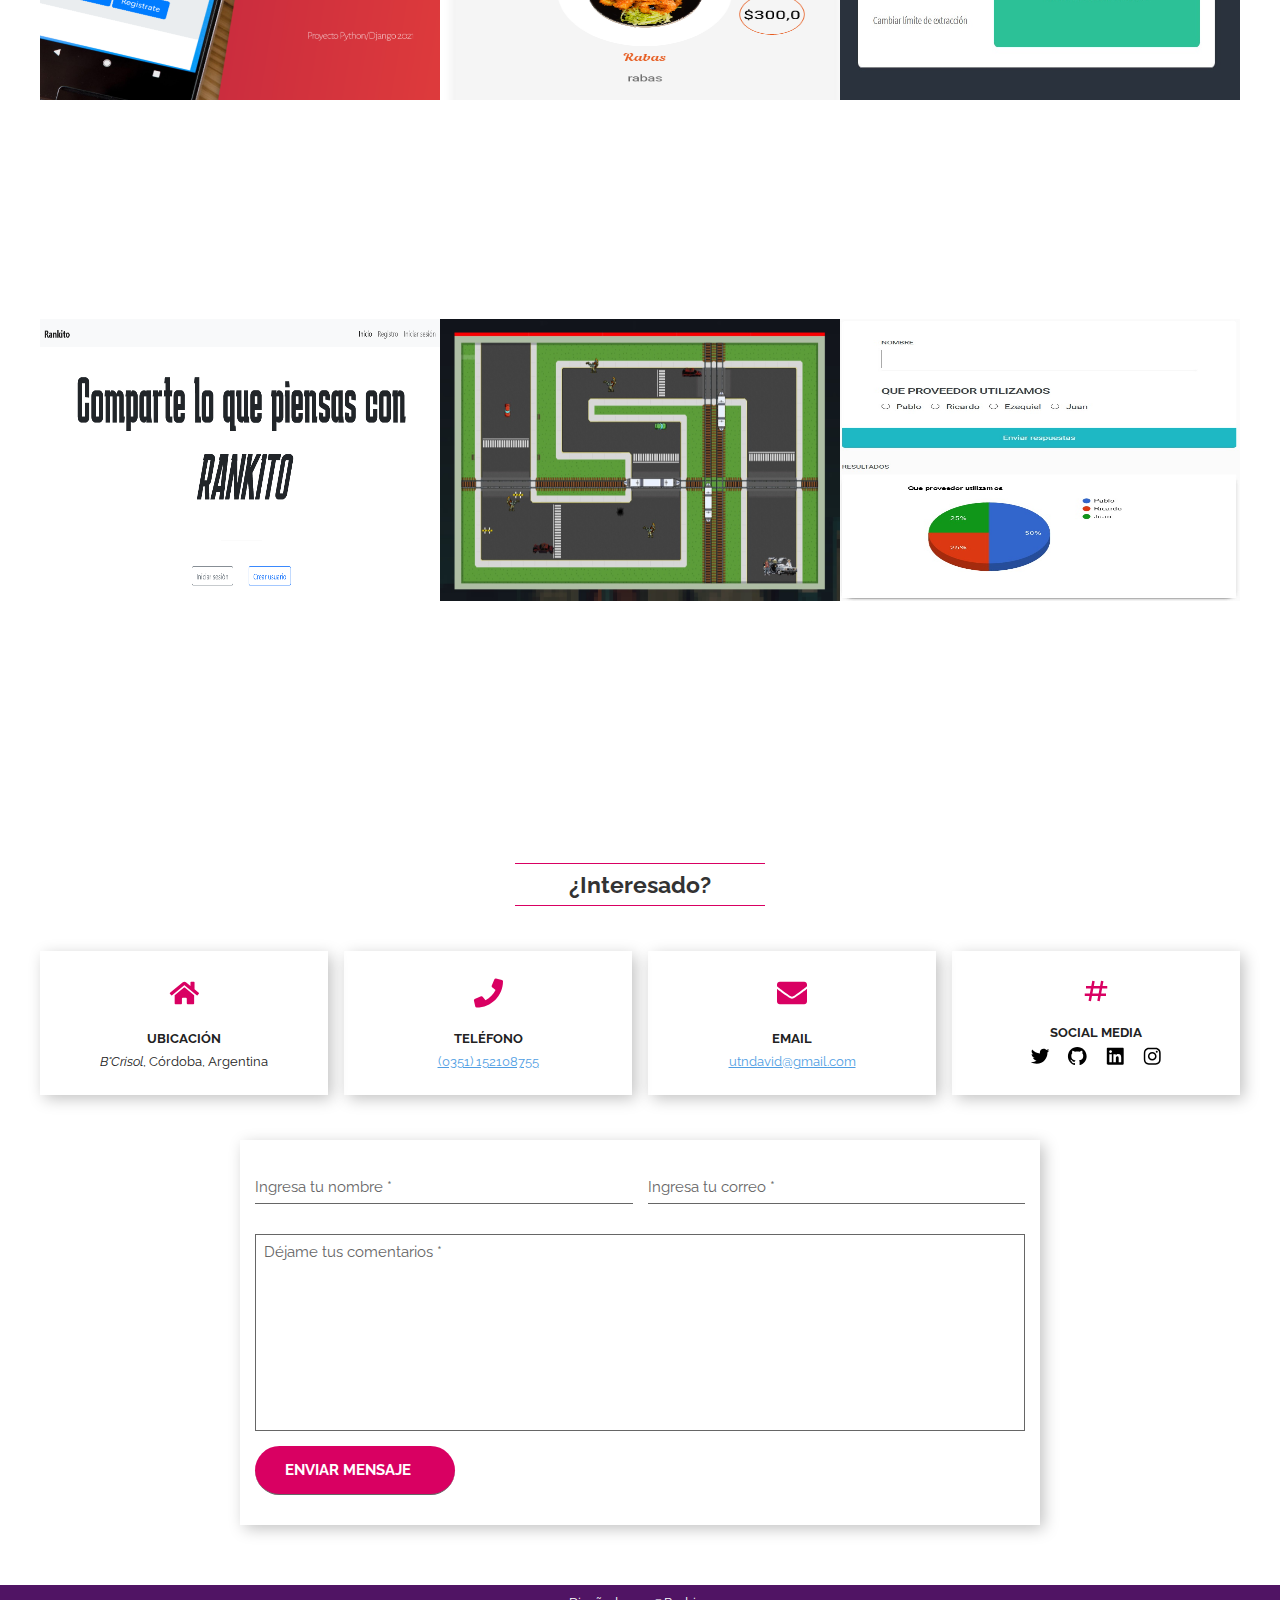
<file: portafolio-web/index.html>
<!DOCTYPE html>
<html lang="es">
<head>
    <meta charset="UTF-8">
    <meta name="viewport" content="width=device-width, initial-scale=1.0">
    <title>Rodrigo WEB</title>

    <link rel="preconnect" href="https://fonts.gstatic.com">
    <link href="https://fonts.googleapis.com/css2?family=Raleway:wght@400;700&display=swap" rel="stylesheet">
    <link rel="stylesheet" href="style.css">
</head>
<body>
    <header class="header">
        <section class="container">
            <div class="logo">
                <a href="index.html">Rodrigo</a>
            </div>
            <button class="menu-btn">
                <svg xmlns="http://www.w3.org/2000/svg" width="24" height="24" viewBox="0 0 24 24"><path d="M4 6H20V8H4zM4 11H20V13H4zM4 16H20V18H4z"/></svg>
                <svg class="none" xmlns="http://www.w3.org/2000/svg" width="24" height="24" viewBox="0 0 24 24"><path d="M16.192 6.344L11.949 10.586 7.707 6.344 6.293 7.758 10.535 12 6.293 16.242 7.707 17.656 11.949 13.414 16.192 17.656 17.606 16.242 13.364 12 17.606 7.758z"/></svg>
            </button>

            <nav class="menu">
                <a href="#inicio">Inicio</a>
                <a href="#acerca">Acerca</a>
                <a href="#skillset">Skillset</a>
                <a href="#portafolio">Portafolio</a>
                <a href="#contacto">Contactame</a>
                
            </nav>
        </section>
    </header>

    <section id="inicio" class="home">
        <article class="hero-image" style="--hero-image: url('assets/hero-image-home2.jpg'); --hero-attachment: fixed;">
            <aside class="hero-image-opacity" style="--hero-opacity-color: var(--black-alpha-color">
                <div class="hero-image-content">
                    <h2 class="hero-image-title" style="--hero-text-color:var(--white-color);">Bienvenid@s <br>a mi sitio</h2>

                    <a href="#contacto" class="btn">CONTACTAME</a>
                </div>

            </aside>

        </article>
    </section>
    <section id="acerca" class="about section container full-lg-screen">
        <article class="text-lg-right">
            <aside class="text-center text-lg-right" >
                <h1>Rodrigo Valladares</h1>
                <h5>JavaScript developer</h5>
            </aside>
            <p>Soy de Córdoba, Argentina. Trabajo como técnico en el area de  instalación y service domiciliario en Telecom Argentina, una empresa de soluciones de conectividad y entretenimiento.</p>
            <p>Estudiante de Ingeniería en Sistemas en la Universidad Tecnológica Nacional.</p>
            <p>Me capacité como desarrollador web full stack. Mis principales especialidades son: <i>Javascript, Node y MYSQL</i>. </p>
            <p>Me apasiona la tecnología y estar en constante aprendizaje.</p>

            <div class="text-center text-lg-right">
                <a class="btn" href="assets/CVRodrigoValladares.pdf" target="_blank" rel="noopener">DESCARGA MI CV</a>
            </div>
        </article>

        <article>
            <img class="gray-scale" src="assets/foto-rodrigo.jpg" alt="foto de rodrigo">
        </article>
    </section>
    <section id="skillset" class="skillset section bg-gray-light">
        <div class="container full-lg-screen">
            <h2 class="section-title">Skillset</h2>
            <article class="skill-card">
                <svg xmlns="http://www.w3.org/2000/svg"  viewBox="0 0 48 48" width="144px" height="144px"><path fill="#ffd600" d="M6,42V6h36v36H6z"/><path fill="#000001" d="M29.538 32.947c.692 1.124 1.444 2.201 3.037 2.201 1.338 0 2.04-.665 2.04-1.585 0-1.101-.726-1.492-2.198-2.133l-.807-.344c-2.329-.988-3.878-2.226-3.878-4.841 0-2.41 1.845-4.244 4.728-4.244 2.053 0 3.528.711 4.592 2.573l-2.514 1.607c-.553-.988-1.151-1.377-2.078-1.377-.946 0-1.545.597-1.545 1.377 0 .964.6 1.354 1.985 1.951l.807.344C36.452 29.645 38 30.839 38 33.523 38 36.415 35.716 38 32.65 38c-2.999 0-4.702-1.505-5.65-3.368L29.538 32.947zM17.952 33.029c.506.906 1.275 1.603 2.381 1.603 1.058 0 1.667-.418 1.667-2.043V22h3.333v11.101c0 3.367-1.953 4.899-4.805 4.899-2.577 0-4.437-1.746-5.195-3.368L17.952 33.029z"/></svg>
                <h3><i>JavaScript</i></h3>
            </article>
                
            <article class="skill-card">
                <svg xmlns="http://www.w3.org/2000/svg"  viewBox="0 0 48 48" width="144px" height="144px"><path fill="#0277BD" d="M41,5H7l3,34l14,4l14-4L41,5L41,5z"/><path fill="#039BE5" d="M24 8L24 39.9 35.2 36.7 37.7 8z"/><path fill="#FFF" d="M33.1 13L24 13 24 17 28.9 17 28.6 21 24 21 24 25 28.4 25 28.1 29.5 24 30.9 24 35.1 31.9 32.5 32.6 21 32.6 21z"/><path fill="#EEE" d="M24,13v4h-8.9l-0.3-4H24z M19.4,21l0.2,4H24v-4H19.4z M19.8,27h-4l0.3,5.5l7.9,2.6v-4.2l-4.1-1.4L19.8,27z"/></svg>
                <h3><i>CSS</i></h3>
            </article>
            <article class="skill-card">
                <svg xmlns="http://www.w3.org/2000/svg"  viewBox="0 0 48 48" width="144px" height="144px"><path fill="#E65100" d="M41,5H7l3,34l14,4l14-4L41,5L41,5z"/><path fill="#FF6D00" d="M24 8L24 39.9 35.2 36.7 37.7 8z"/><path fill="#FFF" d="M24,25v-4h8.6l-0.7,11.5L24,35.1v-4.2l4.1-1.4l0.3-4.5H24z M32.9,17l0.3-4H24v4H32.9z"/><path fill="#EEE" d="M24,30.9v4.2l-7.9-2.6L15.7,27h4l0.2,2.5L24,30.9z M19.1,17H24v-4h-9.1l0.7,12H24v-4h-4.6L19.1,17z"/></svg>
                <h3><i>html</i></h3>
            </article>
            <article class="skill-card">
                <svg xmlns="http://www.w3.org/2000/svg"  viewBox="0 0 48 48" width="144px" height="144px"><path fill="#388e3c" d="M17.204 19.122l-4.907 2.715C12.113 21.938 12 22.126 12 22.329v5.433c0 .203.113.39.297.492l4.908 2.717c.183.101.41.101.593 0l4.907-2.717C22.887 28.152 23 27.965 23 27.762v-5.433c0-.203-.113-.39-.297-.492l-4.906-2.715c-.092-.051-.195-.076-.297-.076-.103 0-.205.025-.297.076M42.451 24.013l-.818.452c-.031.017-.049.048-.049.082v.906c0 .034.019.065.049.082l.818.453c.031.017.068.017.099 0l.818-.453c.03-.017.049-.048.049-.082v-.906c0-.034-.019-.065-.05-.082l-.818-.452C42.534 24.004 42.517 24 42.5 24S42.466 24.004 42.451 24.013"/><path fill="#37474f" d="M35.751,13.364l-2.389-1.333c-0.075-0.042-0.167-0.041-0.241,0.003 c-0.074,0.044-0.12,0.123-0.12,0.209L33,20.295l-2.203-1.219C30.705,19.025,30.602,19,30.5,19c-0.102,0-0.205,0.025-0.297,0.076 h0.001l-4.907,2.715C25.113,21.892,25,22.08,25,22.282v5.433c0,0.203,0.113,0.39,0.297,0.492l4.908,2.717 c0.183,0.101,0.41,0.101,0.593,0l4.907-2.717C35.887,28.106,36,27.918,36,27.715V13.788C36,13.612,35.904,13.45,35.751,13.364z M32.866,26.458l-2.23,1.235c-0.083,0.046-0.186,0.046-0.269,0l-2.231-1.235C28.051,26.412,28,26.326,28,26.234v-2.47 c0-0.092,0.051-0.177,0.135-0.224l2.231-1.234h-0.001c0.042-0.023,0.088-0.034,0.135-0.034c0.047,0,0.093,0.012,0.135,0.034 l2.23,1.234C32.949,23.587,33,23.673,33,23.765v2.47C33,26.326,32.949,26.412,32.866,26.458z"/><path fill="#2e7d32" d="M17.204,19.122L12,27.762c0,0.203,0.113,0.39,0.297,0.492l4.908,2.717 c0.183,0.101,0.41,0.101,0.593,0L23,22.329c0-0.203-0.113-0.39-0.297-0.492l-4.906-2.715c-0.092-0.051-0.195-0.076-0.297-0.076 c-0.103,0-0.205,0.025-0.297,0.076"/><path fill="#4caf50" d="M17.204,19.122l-4.907,2.715C12.113,21.938,12,22.126,12,22.329l5.204,8.642 c0.183,0.101,0.41,0.101,0.593,0l4.907-2.717C22.887,28.152,23,27.965,23,27.762l-5.203-8.64c-0.092-0.051-0.195-0.076-0.297-0.076 c-0.103,0-0.205,0.025-0.297,0.076"/><path fill="#37474f" d="M47.703 21.791l-4.906-2.715C42.705 19.025 42.602 19 42.5 19c-.102 0-.205.025-.297.076h.001l-4.907 2.715C37.114 21.892 37 22.084 37 22.294v5.411c0 .209.114.402.297.503l4.908 2.717c.184.102.409.102.593 0l2.263-1.253c.207-.115.206-.412-.002-.526l-4.924-2.687C40.052 26.412 40 26.325 40 26.231v-2.466c0-.092.05-.177.13-.221l2.235-1.236h-.001c.042-.023.088-.034.135-.034.047 0 .093.012.135.034l2.235 1.237c.08.044.13.129.13.221v2.012c0 .086.046.166.121.209.075.042.167.042.242-.001l2.398-1.393c.148-.086.24-.245.24-.417v-1.88C48 22.085 47.886 21.892 47.703 21.791zM10.703 21.791l-4.906-2.715C5.705 19.025 5.602 19 5.5 19c-.102 0-.205.025-.297.076h.001l-4.907 2.715C.114 21.892 0 22.084 0 22.294v7.465c0 .086.046.166.121.209.075.042.167.042.242-.001l2.398-1.393C2.909 28.488 3 28.329 3 28.157v-4.393c0-.092.05-.177.13-.221l2.235-1.236H5.365c.042-.023.088-.034.135-.034.047 0 .093.012.135.034l2.235 1.237C7.95 23.588 8 23.673 8 23.765v4.393c0 .172.091.331.24.417l2.398 1.393c.075.043.167.043.242.001C10.954 29.925 11 29.845 11 29.759v-7.464C11 22.085 10.886 21.892 10.703 21.791z"/></svg>
                <h3><i>NodeJS</i></h3>
            </article>
            <article class="skill-card">
                <svg xmlns="http://www.w3.org/2000/svg" width="64" height="64" viewBox="0 0 25.6 25.6"><path d="M179.076 94.886c-3.568-.1-6.336.268-8.656 1.25-.668.27-1.74.27-1.828 1.116.357.355.4.936.713 1.428.535.893 1.473 2.096 2.32 2.72l2.855 2.053c1.74 1.07 3.703 1.695 5.398 2.766.982.625 1.963 1.428 2.945 2.098.5.357.803.938 1.428 1.16v-.135c-.312-.4-.402-.98-.713-1.428l-1.34-1.293c-1.293-1.74-2.9-3.258-4.64-4.506-1.428-.982-4.55-2.32-5.13-3.97l-.088-.1c.98-.1 2.14-.447 3.078-.715 1.518-.4 2.9-.312 4.46-.713l2.143-.625v-.4c-.803-.803-1.383-1.874-2.23-2.632-2.275-1.963-4.775-3.882-7.363-5.488-1.383-.892-3.168-1.473-4.64-2.23-.537-.268-1.428-.402-1.74-.848-.805-.98-1.25-2.275-1.83-3.436l-3.658-7.763c-.803-1.74-1.295-3.48-2.275-5.086-4.596-7.585-9.594-12.18-17.268-16.687-1.65-.937-3.613-1.34-5.7-1.83l-3.346-.18c-.715-.312-1.428-1.16-2.053-1.562-2.543-1.606-9.102-5.086-10.977-.5-1.205 2.9 1.785 5.755 2.8 7.228.76 1.026 1.74 2.186 2.277 3.346.3.758.4 1.562.713 2.365.713 1.963 1.383 4.15 2.32 5.98.5.937 1.025 1.92 1.65 2.767.357.5.982.714 1.115 1.517-.625.893-.668 2.23-1.025 3.347-1.607 5.042-.982 11.288 1.293 15 .715 1.115 2.4 3.57 4.686 2.632 2.008-.803 1.56-3.346 2.14-5.577.135-.535.045-.892.312-1.25v.1l1.83 3.703c1.383 2.186 3.793 4.462 5.8 5.98 1.07.803 1.918 2.187 3.256 2.677v-.135h-.088c-.268-.4-.67-.58-1.027-.892-.803-.803-1.695-1.785-2.32-2.677-1.873-2.498-3.523-5.265-4.996-8.12-.715-1.383-1.34-2.9-1.918-4.283-.27-.536-.27-1.34-.715-1.606-.67.98-1.65 1.83-2.143 3.034-.848 1.918-.936 4.283-1.248 6.737-.18.045-.1 0-.18.1-1.426-.356-1.918-1.83-2.453-3.078-1.338-3.168-1.562-8.254-.402-11.913.312-.937 1.652-3.882 1.117-4.774-.27-.848-1.16-1.338-1.652-2.008-.58-.848-1.203-1.918-1.605-2.855-1.07-2.5-1.605-5.265-2.766-7.764-.537-1.16-1.473-2.365-2.232-3.435-.848-1.205-1.783-2.053-2.453-3.48-.223-.5-.535-1.294-.178-1.83.088-.357.268-.5.623-.58.58-.5 2.232.134 2.812.4 1.65.67 3.033 1.294 4.416 2.23.625.446 1.295 1.294 2.098 1.518h.938c1.428.312 3.033.1 4.37.5 2.365.76 4.506 1.874 6.426 3.08 5.844 3.703 10.664 8.968 13.92 15.26.535 1.026.758 1.963 1.25 3.034.938 2.187 2.098 4.417 3.033 6.56.938 2.097 1.83 4.24 3.168 5.98.67.937 3.346 1.427 4.55 1.918.893.4 2.275.76 3.08 1.25 1.516.937 3.033 2.008 4.46 3.034.713.534 2.945 1.65 3.078 2.54zm-45.5-38.772a7.09 7.09 0 0 0-1.828.223v.1h.088c.357.714.982 1.205 1.428 1.83l1.027 2.142.088-.1c.625-.446.938-1.16.938-2.23-.268-.312-.312-.625-.535-.937-.268-.446-.848-.67-1.206-1.026z" transform="matrix(.390229 0 0 .38781 -46.300037 -16.856717)" fill-rule="evenodd" fill="#00678c"/></svg>
                <h3><i>MySQL</i></h3>
            </article>
            <article class="skill-card">
                <svg xmlns="http://www.w3.org/2000/svg"  viewBox="0 0 48 48" width="144px" height="144px"><path fill="#F4511E" d="M42.2,22.1L25.9,5.8C25.4,5.3,24.7,5,24,5c0,0,0,0,0,0c-0.7,0-1.4,0.3-1.9,0.8l-3.5,3.5l4.1,4.1c0.4-0.2,0.8-0.3,1.3-0.3c1.7,0,3,1.3,3,3c0,0.5-0.1,0.9-0.3,1.3l4,4c0.4-0.2,0.8-0.3,1.3-0.3c1.7,0,3,1.3,3,3s-1.3,3-3,3c-1.7,0-3-1.3-3-3c0-0.5,0.1-0.9,0.3-1.3l-4-4c-0.1,0-0.2,0.1-0.3,0.1v10.4c1.2,0.4,2,1.5,2,2.8c0,1.7-1.3,3-3,3s-3-1.3-3-3c0-1.3,0.8-2.4,2-2.8V18.8c-1.2-0.4-2-1.5-2-2.8c0-0.5,0.1-0.9,0.3-1.3l-4.1-4.1L5.8,22.1C5.3,22.6,5,23.3,5,24c0,0.7,0.3,1.4,0.8,1.9l16.3,16.3c0,0,0,0,0,0c0.5,0.5,1.2,0.8,1.9,0.8s1.4-0.3,1.9-0.8l16.3-16.3c0.5-0.5,0.8-1.2,0.8-1.9C43,23.3,42.7,22.6,42.2,22.1z"/></svg>
                <h3><i>Git</i></h3>
            </article>
            
        </div>
    </section>
    <section id="portafolio" class="portfolio section">
        <div class="container">
            <h2 class="section-title">Mis Trabajos</h2>

            <a href="https://jaime-trabaja.herokuapp.com/" target="_blank" rel="noopener" class="portfolio-card">
              <img src="assets/portada-jaime.png" alt="jaime-app">
              <aside class="portfolio-card-info">
                  <div>
                      <h3>Jaime trabaja</h3>
                      <p>Jaime trabaja es una web que permite a los usuario organizar sus busquedas laborales permitiendo realizar un seguimiento de sus postulación. <br> Desarrollado con Python</p>
                  </div>
              </aside>
            </a>  
            
            
            <a href="https://agile-resto-dev.herokuapp.com/" target="_blank" rel="noopener" class="portfolio-card">
              <img src="assets/portada-resto.png" alt="resto-app">
              <aside class="portfolio-card-info">
                  <div>
                      <h3>Menú Resto </h3>
                      <p> Esta web permite al dueño del local tener una carta online donde puede mantener sus productos y precio actualizados<br> Desarrollado con Python</p>
                  </div>
              </aside>
            </a>  

            <a href="https://rodri-valladares.github.io/TransaccionesBanking/" target="_blank" rel="noopener"  class="portfolio-card">
            <img src="assets/portfolio-1.jpg" alt="Trabajo 1">
            <aside class="portfolio-card-info">
                <div>
                    <h3>Transacciones Banking</h3>
                    <p>Proyecto realizado para Acámica. Consiste en simular un HomeBanking donde el usuario de la aplicación puede ver el saldo de su cuenta y simular acciones como extracción, depósito y transferencias de dinero o pago de servicios. </p>
                </div>
            </aside>
            </a>

            <a href="https://rankito-21q1.herokuapp.com/" target="_blank" rel="noopener" class="portfolio-card">
              <img src="assets/portada-rankito.png" alt="resto-app">
              <aside class="portfolio-card-info">
                  <div>
                      <h3>Rankito </h3>
                      <p> Rankito permite a sus usuarios compartir sus opiniones y darle like a las opiniones del resto<br> Desarrollado con Python/Flask</p>
                  </div>
              </aside>
            </a>  

            <a href="https://rodri-valladares.github.io/juego-zombie/" target="_blank" rel="noopener" class="portfolio-card">
                <img src="assets/portfolio-2.jpg" alt="Trabajo 2">
                <aside class="portfolio-card-info">
                    <div>
                        <h3>Juego Zombie</h3>
                        <p>El proyecto trata de un juego interactivo donde el jugador tiene que avanzar moviendo el personaje con las flechas del teclado. Se pone en practica concepto de OBJETOS EN JAVASCRIPT. </p>
                    </div>
                </aside>
            </a>
            <a href="https://rodri-valladares.github.io/encuestados/" target="_blank" rel="noopener" class="portfolio-card">
                <img src="assets/portfolio-3.jpg" alt="Trabajo 3">
                <aside class="portfolio-card-info">
                    <div>
                        <h3>Encuestados</h3>
                        <p>En esta página se pueden generar preguntas con sus respectivas opciones. Desde otra vista los usuarios podrán votar. Finalmente se genera un grafico de torta con los porcentajes de votación</p>
                    </div>
                </aside>
            </a>
                      

        </div>
    </section>

    <section id="contacto" class="contact section">
        <div class="container">
          <h2 class="section-title">¿Interesado?</h2>
          <article class="contact-cards">
            <aside class="contact-card box-shadow-1">
              <svg width="37" height="28" viewBox="0 0 37 28" fill="none" xmlns="http://www.w3.org/2000/svg">
                <path
                  d="M18.5 7.3125L7 16.8125V27C7 27.5625 7.4375 28 8 28H15C15.5 28 15.9375 27.5625 15.9375 27V21C15.9375 20.5 16.4375 20 16.9375 20H20.9375C21.5 20 21.9375 20.5 21.9375 21V27C21.9375 27.5625 22.4375 28 22.9375 28H30C30.5 28 31 27.5625 31 27V16.75L19.4375 7.3125C19.3125 7.1875 19.125 7.125 19 7.125C18.8125 7.125 18.625 7.1875 18.5 7.3125ZM36.6875 13.75L31.5 9.4375V0.8125C31.5 0.375 31.125 0.0625 30.75 0.0625H27.25C26.8125 0.0625 26.5 0.375 26.5 0.8125V5.3125L20.875 0.6875C20.375 0.3125 19.6875 0.0625 19 0.0625C18.25 0.0625 17.5625 0.3125 17.0625 0.6875L1.25 13.75C1.0625 13.875 0.9375 14.125 0.9375 14.3125C0.9375 14.5 1.0625 14.6875 1.125 14.8125L2.75 16.75C2.875 16.9375 3.0625 17 3.3125 17C3.5 17 3.6875 16.9375 3.8125 16.8125L18.5 4.75C18.625 4.625 18.8125 4.5625 19 4.5625C19.125 4.5625 19.3125 4.625 19.4375 4.75L34.125 16.8125C34.25 16.9375 34.4375 17 34.625 17C34.875 17 35.0625 16.9375 35.1875 16.75L36.8125 14.8125C36.9375 14.6875 37 14.5 37 14.3125C37 14.125 36.875 13.875 36.6875 13.75Z"
                  fill="#D90062" />
              </svg>
              <h5>UBICACIÓN</h5>
              <small><i>B°Crisol</i>, Córdoba, Argentina</small>
            </aside>
            <aside class="contact-card box-shadow-1">
              <svg width="33" height="32" viewBox="0 0 33 32" fill="none" xmlns="http://www.w3.org/2000/svg">
                <path
                  d="M31.8125 1.5625L25.3125 0.0625C24.625 -0.125 23.875 0.25 23.5625 0.9375L20.5625 7.9375C20.3125 8.5625 20.5 9.25 21 9.6875L24.8125 12.8125C22.5625 17.5625 18.625 21.5625 13.75 23.875L10.625 20.0625C10.1875 19.5625 9.5 19.375 8.875 19.625L1.875 22.625C1.1875 22.9375 0.875 23.6875 1 24.375L2.5 30.875C2.6875 31.5625 3.25 32 4 32C20 32 33 19.0625 33 3C33 2.3125 32.5 1.75 31.8125 1.5625Z"
                  fill="#D90062" />
              </svg>
              <h5>TELÉFONO</h5>
              <small><a href="tel:3512108755">(0351) 152108755</a></small>
            </aside>
            <aside class="contact-card box-shadow-1">
              <svg width="32" height="24" viewBox="0 0 32 24" fill="none" xmlns="http://www.w3.org/2000/svg">
                <path
                  d="M31.375 7.9375C29.9375 9.0625 28.125 10.4375 21.75 15.0625C20.5 16 18.1875 18.0625 16 18.0625C13.75 18.0625 11.5 16 10.1875 15.0625C3.8125 10.4375 2 9.0625 0.5625 7.9375C0.3125 7.75 0 7.9375 0 8.25V21C0 22.6875 1.3125 24 3 24H29C30.625 24 32 22.6875 32 21V8.25C32 7.9375 31.625 7.75 31.375 7.9375ZM16 16C17.4375 16.0625 19.5 14.1875 20.5625 13.4375C28.875 7.4375 29.5 6.875 31.375 5.375C31.75 5.125 32 4.6875 32 4.1875V3C32 1.375 30.625 0 29 0H3C1.3125 0 0 1.375 0 3V4.1875C0 4.6875 0.1875 5.125 0.5625 5.375C2.4375 6.875 3.0625 7.4375 11.375 13.4375C12.4375 14.1875 14.5 16.0625 16 16Z"
                  fill="#D90062" />
              </svg>
              <h5>EMAIL</h5>
              <small><a href="mailto:utndavid@gmail.com">utndavid@gmail.com</a></small>
            </aside>
            <aside class="contact-card box-shadow-1">
              <svg xmlns="http://www.w3.org/2000/svg" width="24" height="24" viewBox="0 0 24 24">
                <path
                  d="M16.018,3.815L15.232,8h-4.966l0.716-3.815L9.018,3.815L8.232,8H4v2h3.857l-0.751,4H3v2h3.731l-0.714,3.805l1.965,0.369 L8.766,16h4.966l-0.714,3.805l1.965,0.369L15.766,16H20v-2h-3.859l0.751-4H21V8h-3.733l0.716-3.815L16.018,3.815z M14.106,14H9.141 l0.751-4h4.966L14.106,14z" />
              </svg>
              <h5>SOCIAL MEDIA</h5>
              <small class="social-media">
                
                <a href="https://twitter.com/" target="_blank" rel="noopener">
                  <svg xmlns="http://www.w3.org/2000/svg" width="24" height="24" viewBox="0 0 24 24">
                    <path
                      d="M19.633,7.997c0.013,0.175,0.013,0.349,0.013,0.523c0,5.325-4.053,11.461-11.46,11.461c-2.282,0-4.402-0.661-6.186-1.809	c0.324,0.037,0.636,0.05,0.973,0.05c1.883,0,3.616-0.636,5.001-1.721c-1.771-0.037-3.255-1.197-3.767-2.793	c0.249,0.037,0.499,0.062,0.761,0.062c0.361,0,0.724-0.05,1.061-0.137c-1.847-0.374-3.23-1.995-3.23-3.953v-0.05	c0.537,0.299,1.16,0.486,1.82,0.511C3.534,9.419,2.823,8.184,2.823,6.787c0-0.748,0.199-1.434,0.548-2.032	c1.983,2.443,4.964,4.04,8.306,4.215c-0.062-0.3-0.1-0.611-0.1-0.923c0-2.22,1.796-4.028,4.028-4.028	c1.16,0,2.207,0.486,2.943,1.272c0.91-0.175,1.782-0.512,2.556-0.973c-0.299,0.935-0.936,1.721-1.771,2.22	c0.811-0.088,1.597-0.312,2.319-0.624C21.104,6.712,20.419,7.423,19.633,7.997z" />
                  </svg>
                </a>
                <a href="https://github.com/rodri-valladares" target="_blank" rel="noopener">
                  <svg xmlns="http://www.w3.org/2000/svg" width="24" height="24" viewBox="0 0 24 24">
                    <path fill-rule="evenodd" clip-rule="evenodd"
                      d="M12.026,2c-5.509,0-9.974,4.465-9.974,9.974c0,4.406,2.857,8.145,6.821,9.465	c0.499,0.09,0.679-0.217,0.679-0.481c0-0.237-0.008-0.865-0.011-1.696c-2.775,0.602-3.361-1.338-3.361-1.338	c-0.452-1.152-1.107-1.459-1.107-1.459c-0.905-0.619,0.069-0.605,0.069-0.605c1.002,0.07,1.527,1.028,1.527,1.028	c0.89,1.524,2.336,1.084,2.902,0.829c0.091-0.645,0.351-1.085,0.635-1.334c-2.214-0.251-4.542-1.107-4.542-4.93	c0-1.087,0.389-1.979,1.024-2.675c-0.101-0.253-0.446-1.268,0.099-2.64c0,0,0.837-0.269,2.742,1.021	c0.798-0.221,1.649-0.332,2.496-0.336c0.849,0.004,1.701,0.115,2.496,0.336c1.906-1.291,2.742-1.021,2.742-1.021	c0.545,1.372,0.203,2.387,0.099,2.64c0.64,0.696,1.024,1.587,1.024,2.675c0,3.833-2.33,4.675-4.552,4.922	c0.355,0.308,0.675,0.916,0.675,1.846c0,1.334-0.012,2.41-0.012,2.737c0,0.267,0.178,0.577,0.687,0.479	C19.146,20.115,22,16.379,22,11.974C22,6.465,17.535,2,12.026,2z" />
                  </svg>
                </a>
                <a href="http://linkedin.com/in/rodrigo-valladares-080344185" target="_blank" rel="noopener">
                  <svg xmlns="http://www.w3.org/2000/svg" width="24" height="24" viewBox="0 0 24 24">
                    <path
                      d="M20,3H4C3.447,3,3,3.448,3,4v16c0,0.552,0.447,1,1,1h16c0.553,0,1-0.448,1-1V4C21,3.448,20.553,3,20,3z M8.339,18.337H5.667	v-8.59h2.672V18.337z M7.003,8.574c-0.856,0-1.548-0.694-1.548-1.548s0.691-1.548,1.548-1.548c0.854,0,1.548,0.693,1.548,1.548	S7.857,8.574,7.003,8.574z M18.338,18.337h-2.669V14.16c0-0.996-0.018-2.277-1.388-2.277c-1.39,0-1.601,1.086-1.601,2.207v4.248	h-2.667v-8.59h2.56v1.174h0.037c0.355-0.675,1.227-1.387,2.524-1.387c2.704,0,3.203,1.778,3.203,4.092V18.337z" />
                  </svg>
                </a>
                <a href="https://www.instagram.com/rodricoder/" target="_blank" rel="noopener">
                  <svg xmlns="http://www.w3.org/2000/svg" width="24" height="24" viewBox="0 0 24 24">
                    <path
                      d="M11.999,7.377c-2.554,0-4.623,2.07-4.623,4.623c0,2.554,2.069,4.624,4.623,4.624c2.552,0,4.623-2.07,4.623-4.624	C16.622,9.447,14.551,7.377,11.999,7.377L11.999,7.377z M11.999,15.004c-1.659,0-3.004-1.345-3.004-3.003	c0-1.659,1.345-3.003,3.004-3.003s3.002,1.344,3.002,3.003C15.001,13.659,13.658,15.004,11.999,15.004L11.999,15.004z" />
                    <circle cx="16.806" cy="7.207" r="1.078" />
                    <path
                      d="M20.533,6.111c-0.469-1.209-1.424-2.165-2.633-2.632c-0.699-0.263-1.438-0.404-2.186-0.42	c-0.963-0.042-1.268-0.054-3.71-0.054s-2.755,0-3.71,0.054C7.548,3.074,6.809,3.215,6.11,3.479C4.9,3.946,3.945,4.902,3.477,6.111	c-0.263,0.7-0.404,1.438-0.419,2.186c-0.043,0.962-0.056,1.267-0.056,3.71c0,2.442,0,2.753,0.056,3.71	c0.015,0.748,0.156,1.486,0.419,2.187c0.469,1.208,1.424,2.164,2.634,2.632c0.696,0.272,1.435,0.426,2.185,0.45	c0.963,0.042,1.268,0.055,3.71,0.055s2.755,0,3.71-0.055c0.747-0.015,1.486-0.157,2.186-0.419c1.209-0.469,2.164-1.424,2.633-2.633	c0.263-0.7,0.404-1.438,0.419-2.186c0.043-0.962,0.056-1.267,0.056-3.71s0-2.753-0.056-3.71C20.941,7.57,20.801,6.819,20.533,6.111z M19.315,15.643c-0.007,0.576-0.111,1.147-0.311,1.688c-0.305,0.787-0.926,1.409-1.712,1.711c-0.535,0.199-1.099,0.303-1.67,0.311	c-0.95,0.044-1.218,0.055-3.654,0.055c-2.438,0-2.687,0-3.655-0.055c-0.569-0.007-1.135-0.112-1.669-0.311	c-0.789-0.301-1.414-0.923-1.719-1.711c-0.196-0.534-0.302-1.099-0.311-1.669c-0.043-0.95-0.053-1.218-0.053-3.654	c0-2.437,0-2.686,0.053-3.655c0.007-0.576,0.111-1.146,0.311-1.687c0.305-0.789,0.93-1.41,1.719-1.712	c0.534-0.198,1.1-0.303,1.669-0.311c0.951-0.043,1.218-0.055,3.655-0.055c2.437,0,2.687,0,3.654,0.055	c0.571,0.007,1.135,0.112,1.67,0.311c0.786,0.303,1.407,0.925,1.712,1.712c0.196,0.534,0.302,1.099,0.311,1.669	c0.043,0.951,0.054,1.218,0.054,3.655c0,2.436,0,2.698-0.043,3.654H19.315z" />
                  </svg>
                </a>
              </small>
            </aside>
          </article>
          <form class="contact-form box-shadow-1">
            <input type="text" name="name" placeholder="Ingresa tu nombre *"
              title="Nombre sólo acepta letras y espacios en blanco" pattern="^[A-Za-zÑñÁáÉéÍíÓóÚúÜü\s]+$" required>
            <input type="email" name="email" placeholder="Ingresa tu correo *" title="Email incorrecto"
              pattern="^[a-z0-9]+(\.[_a-z0-9]+)*@[a-z0-9-]+(\.[a-z0-9-]+)*(\.[a-z]{2,15})$" required>
            <textarea name="comments" cols="50" rows="10" placeholder="Déjame tus comentarios *" required></textarea>
            <div class="contact-form-loader text-center none">
              <img src=" assets/loader.svg" alt="Enviando...">
            </div>
            <input class="btn" type="submit" value="ENVIAR MENSAJE">
          </form>
          <article id="gracias" class="modal">
            <div class="modal-content">
              <article class="contact-form-response">
                <h3>
                  ¡Muchas Gracias!
                  <br>
                  Por tus comentarios
                </h3>
                <svg xmlns="http://www.w3.org/2000/svg" width="24" height="24" viewBox="0 0 24 24">
                  <path d="M12,18c4,0,5-4,5-4H7C7,14,8,18,12,18z" />
                  <path
                    d="M12,2C6.486,2,2,6.486,2,12c0,5.514,4.486,10,10,10s10-4.486,10-10C22,6.486,17.514,2,12,2z M12,20c-4.411,0-8-3.589-8-8 s3.589-8,8-8s8,3.589,8,8S16.411,20,12,20z" />
                  <path
                    d="M13 12l2 .012C15.012 11.55 15.194 11 16 11s.988.55 1 1h2c0-1.206-.799-3-3-3S13 10.794 13 12zM8 11c.806 0 .988.55 1 1h2c0-1.206-.799-3-3-3s-3 1.794-3 3l2 .012C7.012 11.55 7.194 11 8 11z" />
                </svg>
              </article>
            </div>
          </article>
        </div>
      </section>

    <footer class="footer">
        <small>Diseñado por @Rodrigo</small>
    </footer>
    <script src="script.js"></script>
</body>
</html>
</file>
<file: style.css>
/* ********** Custom Properties ********** */
:root {
  --first-color: #d90062;
  --first-alpha-color: rgba(217, 0, 98, 0.75);
  --second-color: #14192d;
  --second-alpha-color: rgba(20, 25, 45, 0.75);
  --third-color: #501464;
  --third-alpha-color: rgba(80, 20, 100, 0.75);
  --white-color: #fff;
  --gray-light-color: #f3f3f3;
  --gray-color: #ccc;
  --gray-dark-color: #666;
  --black-color: #000;
  --link-color: #509ee3;
  --title-color: #333;
  --text-color: #222;
  --white-alpha-color: rgba(255, 255, 255, 0.5);
  --black-alpha-color: rgba(0, 0, 0, 0.5);
  --font: 'Raleway', sans-serif;
  --max-width:1200px;
  --header-height: 4rem;
}

/* ********** Reset ********** */
html {
  box-sizing: border-box;
  font-family: var(--font);
  font-size: 15px;
  scroll-behavior: smooth;
}

*,
*::after,
*::before {
  box-sizing: inherit;
}

body {
    margin: 0;
    overflow-x: hidden;
    color: var(--text-color);
}

a{
    color: var(--link-color);
    transition: all 0.5s ease-out;
}

a:hover{
    opacity: 0.75;
}

  h1 {
    margin: 0;
    font-size: 2rem;
  }
  
  h2 {
    margin: 0;
    font-size: 1.5rem;
  }
  
  h3 {
    margin: 0;
    font-size: 1.25rem;
  }
  
  h4 {
    margin: 0;
    font-size: 1rem;
  }
  
  h5 {
    margin: 0;
    font-size: 0.85rem;
  }
  
  h6 {
    margin: 0;
    font-size: 0.7rem;
  }

img{
 max-width: 100%;
 height: auto;     
}

p{
    
 line-height: 1.6;
    
}
  
/* ********** Components ********** */

/* ********** Contact Form ********** */

.contact-form {
    margin: 2rem auto;
    padding: 1rem;
    max-width: 800px;
  }
  
  .contact-form > * {
    padding: 0.5rem;
    margin: 1rem auto;
    display: block;
    width: 100%;
  }
  
  .contact-form input,
  .contact-form textarea {
    font-size: 0.85rem;
    font-family: var(--font);
  }
  
  .contact-form input {
    border: 0;
    padding-left: 0;
    border-bottom: thin solid var(--gray-dark-color);
  }
  
  .contact-form textarea {
    border: thin solid var(--gray-dark-color);
    resize: none;
  }
  
  .contact-form input[type="submit"] {
    margin-top: 0;
    cursor: pointer;
    transition: all 0.5s ease-out;
  }
  
  .contact-form input[type="submit"]:hover {
    opacity: 0.75;
  }
  
  .contact-form *::placeholder {
    color: var(--gray-dark-color);
  }
  
  .contact-form-response {
    padding: 1rem;
    width: 400px;
    text-align: center;
    background-color: var(--white-color);
  }
  .contact-form-response svg {
    margin-top: 2rem;
    width: 4rem;
    height: 4rem;
    fill: var(--first-color);
  }
  
  .modal#gracias:target {
    opacity: 1;
    pointer-events: auto;
  }
  
  @media screen and (min-width: 1024px) {
    .contact-form {
      display: grid;
      grid-template-columns: repeat(2, 1fr);
      column-gap: 1rem;
    }
  
    .contact-form input,
    .contact-form textarea {
      font-size: 1rem;
    }
  
    .contact-form textarea,
    .contact-form-loader {
      grid-column: span 2;
    }
  
    .contact-form input[type="submit"] {
      margin-left: 0;
    }
  }

  /* ********** Modal ********** */
.modal {
    position: fixed;
    z-index: 999;
    top: 0;
    right: 0;
    bottom: 0;
    left: 0;
    display: flex;
    justify-content: center;
    align-items: center;
    background-color: var(--black-alpha-color);
    opacity: 0;
    pointer-events: none;
    transition: all 1s;
  }
  
  .modal-content {
    position: relative;
  }
  
  .modal-close {
    position: absolute;
    top: 1rem;
    right: 1rem;
  }
  
  .modal-close svg {
    width: 3rem;
    height: 3rem;
    fill: var(--first-color);
  }
  
  .modal[id|="trabajo"]:target {
    opacity: 1;
    pointer-events: auto;
  }

    /* ********** HeroImage ********** */
.hero-image{
    background-image:var(--hero-image);
    background-repeat: no-repeat;
    background-size: cover;
    background-position: center;
    background-attachment: var(--hero-attachment);
}

.hero-image-opacity{
    width: 100%;
    min-height: 100vh;
    display: flex;
    justify-content: center;
    align-items: center;
    text-align: center;
    background-color: var(--hero-opacity-color);
}

.hero-image-title{
    font-size: 7.5vw;
    color: var(--hero-text-color);
}
    /* ********** Menu ********** */
.menu-btn{
    outline: thin solid var(--first-color);
    border:0;
    cursor: pointer;
    background-color: var(--second-color);
}

.menu-btn svg{
    fill: var(--first-color);
}

.menu{
    position: fixed;
    left: 0;
    bottom: var(--header-height);
    width: 100%;
    display: flex;
    flex-direction: column;
    opacity: 0;
    pointer-events:none;
    transition: opacity 0.5s ease;
    background-color: var(--second-color);
}

.menu.is-active{
    opacity:1;
    pointer-events: auto;
}

.menu a{
    padding: 1rem;
    font-size: 1.5rem;
    font-weight: bold;
    text-align: center;
    text-decoration: none;
    color: var(--first-color);
}

.menu a:hover{
    color: var(--white-color);
    background-color: var(--first-color);
}

@media screen and (min-width: 1024px){
    .menu-btn{
        display: none;
    }

    .menu{
        position: static;
        width: auto;
        flex-direction: row;
        opacity: 1;
        pointer-events: auto;
    }

    .menu a{
        padding: 0 1rem;
    }

    .menu a:last-child{
        padding-right: 0;
    }

    .menu a:hover{
        background-color: transparent;
    }

}

/* ********** Utilities ********** */
.bg-gray-light{
    background-color: var(--gray-light-color);
}

.box-shadow-1 {
 box-shadow: 0.25rem 0.25rem 1rem rgba(0, 0, 0, 0.25);
}

.btn{
    border-radius: 5rem;
    padding: 1rem;
    display: inline-block;
    width: 200px;
    font-weight: bold;
    text-align: center;
    text-decoration: none;
    color: var(--white-color);
    background-color: var(--first-color);
}

.container{
    margin-left: auto;
    margin-right: auto;
    max-width: var(--max-width);
}

.gray-scale{
    filter: grayscale(1);
}

.none{
    display: none;
}

.section{
    padding: 2rem 1rem;
}

.section-title{
    border-top: thin solid var(--first-color);
    border-bottom: thin solid var(--first-color);
    margin: 2rem auto;
    padding: .5rem 1rem;
    width: 250px;
    text-align: center;
    color: var(--title-color);
}

.text-center{
    text-align: center;
}

.text-left{
    text-align: left;
}

.text-right{
    text-align: right;
}


@media screen and (min-width: 1024px){

    .full-lg-screen{
        width:100%;
        min-height: 100vh;

    }
    
    .text-lg-center{
        text-align: center;
    }

    .text-lg-left{
        text-align: left;
    }
    
    .text-lg-right{
        text-align: right;
    }
    
   
}

/* ********** Site Styles ********** */
.about > article{
    margin-bottom: 2rem;
}

.contact-card {
    margin: 1rem auto;
    padding: 1rem;
    width: 100%;
    height: 144px;
    display: flex;
    flex-direction: column;
    justify-content: space-around;
    align-items: center;
  }
  
  .contact-card > svg {
    width: 2rem;
    height: 2rem;
    fill: var(--first-color);
  }
  
  .contact-card > small {
    margin-top: -1rem;
  }

  .footer {
    margin-bottom: var(--header-height);
    padding: 0.5rem;
    text-align: center;
    color: var(--white-color);
    background-color: var(--third-color);
  }

.header{
    position: fixed;
    left:0;
    bottom:0;
    z-index:999;
    padding: 1rem;
    width: 100%;
    height: var(--header-height);
    background-color: var(--second-color);
}

.header > .container{
    display: flex;
    justify-content: space-between;
    align-items: center;
}

.logo a{
    color: var(--first-color);
    font-weight: bold;
    font-size: 2rem;
    text-decoration:none;
}

.portfolio-card{
    position: relative;
    width: 100%;
    margin: 0 auto;
    display: block;

    /*agrego */
    height: 62%;
}

.portfolio-card img{
    width: 100%;
    height: 100%;
    /* object-fit: cover; */
    object-fit: fill;
}

.portfolio-card-info{
    position:absolute;
    top:0;
    left:0;
    width: 100%;
    height: 100%;
    padding: 1rem;
    background-color: var(--first-alpha-color);
    color: var(--white-color);
    opacity: 0;
    pointer-events: none;
    transition: all 0.5s ease-in-out;

}

.portfolio-card:hover .portfolio-card-info{
    opacity: 1;
    pointer-events: auto;
}

.portfolio-card-info > div{
    padding: 1rem;
    border: thin solid var(--white-color);
    width: 100%;
    height: 100%;
}

.skill-card{
    margin:1rem auto;
    padding: 1rem;
    text-align: center;
}

.skill-card h3{
    color: var(--title-color);
}

.skill-card svg{
    margin-bottom: 1.25rem;
}

.social-media a {
    padding: 0 0.4rem;
    text-decoration: none;
  }
  
  .social-media svg {
    width: 1.5rem;
    height: 1.5rem;
  }

@media screen and (min-width:768px){
    
    .contact-cards {
        display: grid;
        grid-template-columns: repeat(2, 48%);
        justify-content: space-between;
      }


    .portfolio > .container{
        display: grid;
        grid-template-columns: repeat(2, 50%);
    }
    .portfolio .section-title{
        grid-column: span 2;
    }

    .skillset> .container{
        display: grid;
        grid-template-columns: repeat(2,45%);
        justify-content:space-between;
        align-content: center;
    }

    .skillset .section-title{
        grid-column: span 2;
    }
}

@media screen and (min-width:1024px){

    .about{
        display:grid;
        grid-template-columns: 34% 30%;
        justify-content: space-evenly;
        /*justify-content: space-between;*/
        align-content: center;
        
    }

    .contact-cards {
        grid-template-columns: repeat(4, 24%);
      }

    .footer {
        margin-bottom: 0;
    }

    .header{
        position: sticky;
        top:0;
        padding: 0.5rem;
        height: calc(var(--header-height)-0.5rem);
    }

    .portfolio > .container{
        display: grid;
        grid-template-columns: repeat(3, 1fr);
    }
    .portfolio .section-title{
        grid-column: span 3;
    }
    
}
</file>
<file: portafolio-web/style.css>
/* ********** Custom Properties ********** */
:root {
  --first-color: #d90062;
  --first-alpha-color: rgba(217, 0, 98, 0.75);
  --second-color: #14192d;
  --second-alpha-color: rgba(20, 25, 45, 0.75);
  --third-color: #501464;
  --third-alpha-color: rgba(80, 20, 100, 0.75);
  --white-color: #fff;
  --gray-light-color: #f3f3f3;
  --gray-color: #ccc;
  --gray-dark-color: #666;
  --black-color: #000;
  --link-color: #509ee3;
  --title-color: #333;
  --text-color: #222;
  --white-alpha-color: rgba(255, 255, 255, 0.5);
  --black-alpha-color: rgba(0, 0, 0, 0.5);
  --font: 'Raleway', sans-serif;
  --max-width:1200px;
  --header-height: 4rem;
}

/* ********** Reset ********** */
html {
  box-sizing: border-box;
  font-family: var(--font);
  font-size: 15px;
  scroll-behavior: smooth;
}

*,
*::after,
*::before {
  box-sizing: inherit;
}

body {
    margin: 0;
    overflow-x: hidden;
    color: var(--text-color);
}

a{
    color: var(--link-color);
    transition: all 0.5s ease-out;
}

a:hover{
    opacity: 0.75;
}

  h1 {
    margin: 0;
    font-size: 2rem;
  }
  
  h2 {
    margin: 0;
    font-size: 1.5rem;
  }
  
  h3 {
    margin: 0;
    font-size: 1.25rem;
  }
  
  h4 {
    margin: 0;
    font-size: 1rem;
  }
  
  h5 {
    margin: 0;
    font-size: 0.85rem;
  }
  
  h6 {
    margin: 0;
    font-size: 0.7rem;
  }

img{
 max-width: 100%;
 height: auto;     
}

p{
    
 line-height: 1.6;
    
}
  
/* ********** Components ********** */

/* ********** Contact Form ********** */

.contact-form {
    margin: 2rem auto;
    padding: 1rem;
    max-width: 800px;
  }
  
  .contact-form > * {
    padding: 0.5rem;
    margin: 1rem auto;
    display: block;
    width: 100%;
  }
  
  .contact-form input,
  .contact-form textarea {
    font-size: 0.85rem;
    font-family: var(--font);
  }
  
  .contact-form input {
    border: 0;
    padding-left: 0;
    border-bottom: thin solid var(--gray-dark-color);
  }
  
  .contact-form textarea {
    border: thin solid var(--gray-dark-color);
    resize: none;
  }
  
  .contact-form input[type="submit"] {
    margin-top: 0;
    cursor: pointer;
    transition: all 0.5s ease-out;
  }
  
  .contact-form input[type="submit"]:hover {
    opacity: 0.75;
  }
  
  .contact-form *::placeholder {
    color: var(--gray-dark-color);
  }
  
  .contact-form-response {
    padding: 1rem;
    width: 400px;
    text-align: center;
    background-color: var(--white-color);
  }
  .contact-form-response svg {
    margin-top: 2rem;
    width: 4rem;
    height: 4rem;
    fill: var(--first-color);
  }
  
  .modal#gracias:target {
    opacity: 1;
    pointer-events: auto;
  }
  
  @media screen and (min-width: 1024px) {
    .contact-form {
      display: grid;
      grid-template-columns: repeat(2, 1fr);
      column-gap: 1rem;
    }
  
    .contact-form input,
    .contact-form textarea {
      font-size: 1rem;
    }
  
    .contact-form textarea,
    .contact-form-loader {
      grid-column: span 2;
    }
  
    .contact-form input[type="submit"] {
      margin-left: 0;
    }
  }

  /* ********** Modal ********** */
.modal {
    position: fixed;
    z-index: 999;
    top: 0;
    right: 0;
    bottom: 0;
    left: 0;
    display: flex;
    justify-content: center;
    align-items: center;
    background-color: var(--black-alpha-color);
    opacity: 0;
    pointer-events: none;
    transition: all 1s;
  }
  
  .modal-content {
    position: relative;
  }
  
  .modal-close {
    position: absolute;
    top: 1rem;
    right: 1rem;
  }
  
  .modal-close svg {
    width: 3rem;
    height: 3rem;
    fill: var(--first-color);
  }
  
  .modal[id|="trabajo"]:target {
    opacity: 1;
    pointer-events: auto;
  }

    /* ********** HeroImage ********** */
.hero-image{
    background-image:var(--hero-image);
    background-repeat: no-repeat;
    background-size: cover;
    background-position: center;
    background-attachment: var(--hero-attachment);
}

.hero-image-opacity{
    width: 100%;
    min-height: 100vh;
    display: flex;
    justify-content: center;
    align-items: center;
    text-align: center;
    background-color: var(--hero-opacity-color);
}

.hero-image-title{
    font-size: 7.5vw;
    color: var(--hero-text-color);
}
    /* ********** Menu ********** */
.menu-btn{
    outline: thin solid var(--first-color);
    border:0;
    cursor: pointer;
    background-color: var(--second-color);
}

.menu-btn svg{
    fill: var(--first-color);
}

.menu{
    position: fixed;
    left: 0;
    bottom: var(--header-height);
    width: 100%;
    display: flex;
    flex-direction: column;
    opacity: 0;
    pointer-events:none;
    transition: opacity 0.5s ease;
    background-color: var(--second-color);
}

.menu.is-active{
    opacity:1;
    pointer-events: auto;
}

.menu a{
    padding: 1rem;
    font-size: 1.5rem;
    font-weight: bold;
    text-align: center;
    text-decoration: none;
    color: var(--first-color);
}

.menu a:hover{
    color: var(--white-color);
    background-color: var(--first-color);
}

@media screen and (min-width: 1024px){
    .menu-btn{
        display: none;
    }

    .menu{
        position: static;
        width: auto;
        flex-direction: row;
        opacity: 1;
        pointer-events: auto;
    }

    .menu a{
        padding: 0 1rem;
    }

    .menu a:last-child{
        padding-right: 0;
    }

    .menu a:hover{
        background-color: transparent;
    }

}

/* ********** Utilities ********** */
.bg-gray-light{
    background-color: var(--gray-light-color);
}

.box-shadow-1 {
 box-shadow: 0.25rem 0.25rem 1rem rgba(0, 0, 0, 0.25);
}

.btn{
    border-radius: 5rem;
    padding: 1rem;
    display: inline-block;
    width: 200px;
    font-weight: bold;
    text-align: center;
    text-decoration: none;
    color: var(--white-color);
    background-color: var(--first-color);
}

.container{
    margin-left: auto;
    margin-right: auto;
    max-width: var(--max-width);
}

.gray-scale{
    filter: grayscale(1);
}

.none{
    display: none;
}

.section{
    padding: 2rem 1rem;
}

.section-title{
    border-top: thin solid var(--first-color);
    border-bottom: thin solid var(--first-color);
    margin: 2rem auto;
    padding: .5rem 1rem;
    width: 250px;
    text-align: center;
    color: var(--title-color);
}

.text-center{
    text-align: center;
}

.text-left{
    text-align: left;
}

.text-right{
    text-align: right;
}


@media screen and (min-width: 1024px){

    .full-lg-screen{
        width:100%;
        min-height: 100vh;

    }
    
    .text-lg-center{
        text-align: center;
    }

    .text-lg-left{
        text-align: left;
    }
    
    .text-lg-right{
        text-align: right;
    }
    
   
}

/* ********** Site Styles ********** */
.about > article{
    margin-bottom: 2rem;
}

.contact-card {
    margin: 1rem auto;
    padding: 1rem;
    width: 100%;
    height: 144px;
    display: flex;
    flex-direction: column;
    justify-content: space-around;
    align-items: center;
  }
  
  .contact-card > svg {
    width: 2rem;
    height: 2rem;
    fill: var(--first-color);
  }
  
  .contact-card > small {
    margin-top: -1rem;
  }

  .footer {
    margin-bottom: var(--header-height);
    padding: 0.5rem;
    text-align: center;
    color: var(--white-color);
    background-color: var(--third-color);
  }

.header{
    position: fixed;
    left:0;
    bottom:0;
    z-index:999;
    padding: 1rem;
    width: 100%;
    height: var(--header-height);
    background-color: var(--second-color);
}

.header > .container{
    display: flex;
    justify-content: space-between;
    align-items: center;
}

.logo a{
    color: var(--first-color);
    font-weight: bold;
    font-size: 2rem;
    text-decoration:none;
}

.portfolio-card{
    position: relative;
    width: 100%;
    margin: 0 auto;
    display: block;

    /*agrego */
    height: 62%;
}

.portfolio-card img{
    width: 100%;
    height: 100%;
    /* object-fit: cover; */
    object-fit: fill;
}

.portfolio-card-info{
    position:absolute;
    top:0;
    left:0;
    width: 100%;
    height: 100%;
    padding: 1rem;
    background-color: var(--first-alpha-color);
    color: var(--white-color);
    opacity: 0;
    pointer-events: none;
    transition: all 0.5s ease-in-out;

}

.portfolio-card:hover .portfolio-card-info{
    opacity: 1;
    pointer-events: auto;
}

.portfolio-card-info > div{
    padding: 1rem;
    border: thin solid var(--white-color);
    width: 100%;
    height: 100%;
}

.skill-card{
    margin:1rem auto;
    padding: 1rem;
    text-align: center;
}

.skill-card h3{
    color: var(--title-color);
}

.skill-card svg{
    margin-bottom: 1.25rem;
}

.social-media a {
    padding: 0 0.4rem;
    text-decoration: none;
  }
  
  .social-media svg {
    width: 1.5rem;
    height: 1.5rem;
  }

@media screen and (min-width:768px){
    
    .contact-cards {
        display: grid;
        grid-template-columns: repeat(2, 48%);
        justify-content: space-between;
      }


    .portfolio > .container{
        display: grid;
        grid-template-columns: repeat(2, 50%);
    }
    .portfolio .section-title{
        grid-column: span 2;
    }

    .skillset> .container{
        display: grid;
        grid-template-columns: repeat(2,45%);
        justify-content:space-between;
        align-content: center;
    }

    .skillset .section-title{
        grid-column: span 2;
    }
}

@media screen and (min-width:1024px){

    .about{
        display:grid;
        grid-template-columns: 30% 30%;
        justify-content: space-evenly;
        /*justify-content: space-between;*/
        align-content: center;
        
    }

    .contact-cards {
        grid-template-columns: repeat(4, 24%);
      }

    .footer {
        margin-bottom: 0;
    }

    .header{
        position: sticky;
        top:0;
        padding: 0.5rem;
        height: calc(var(--header-height)-0.5rem);
    }

    .portfolio > .container{
        display: grid;
        grid-template-columns: repeat(3, 1fr);
    }
    .portfolio .section-title{
        grid-column: span 3;
    }
    
}
</file>
